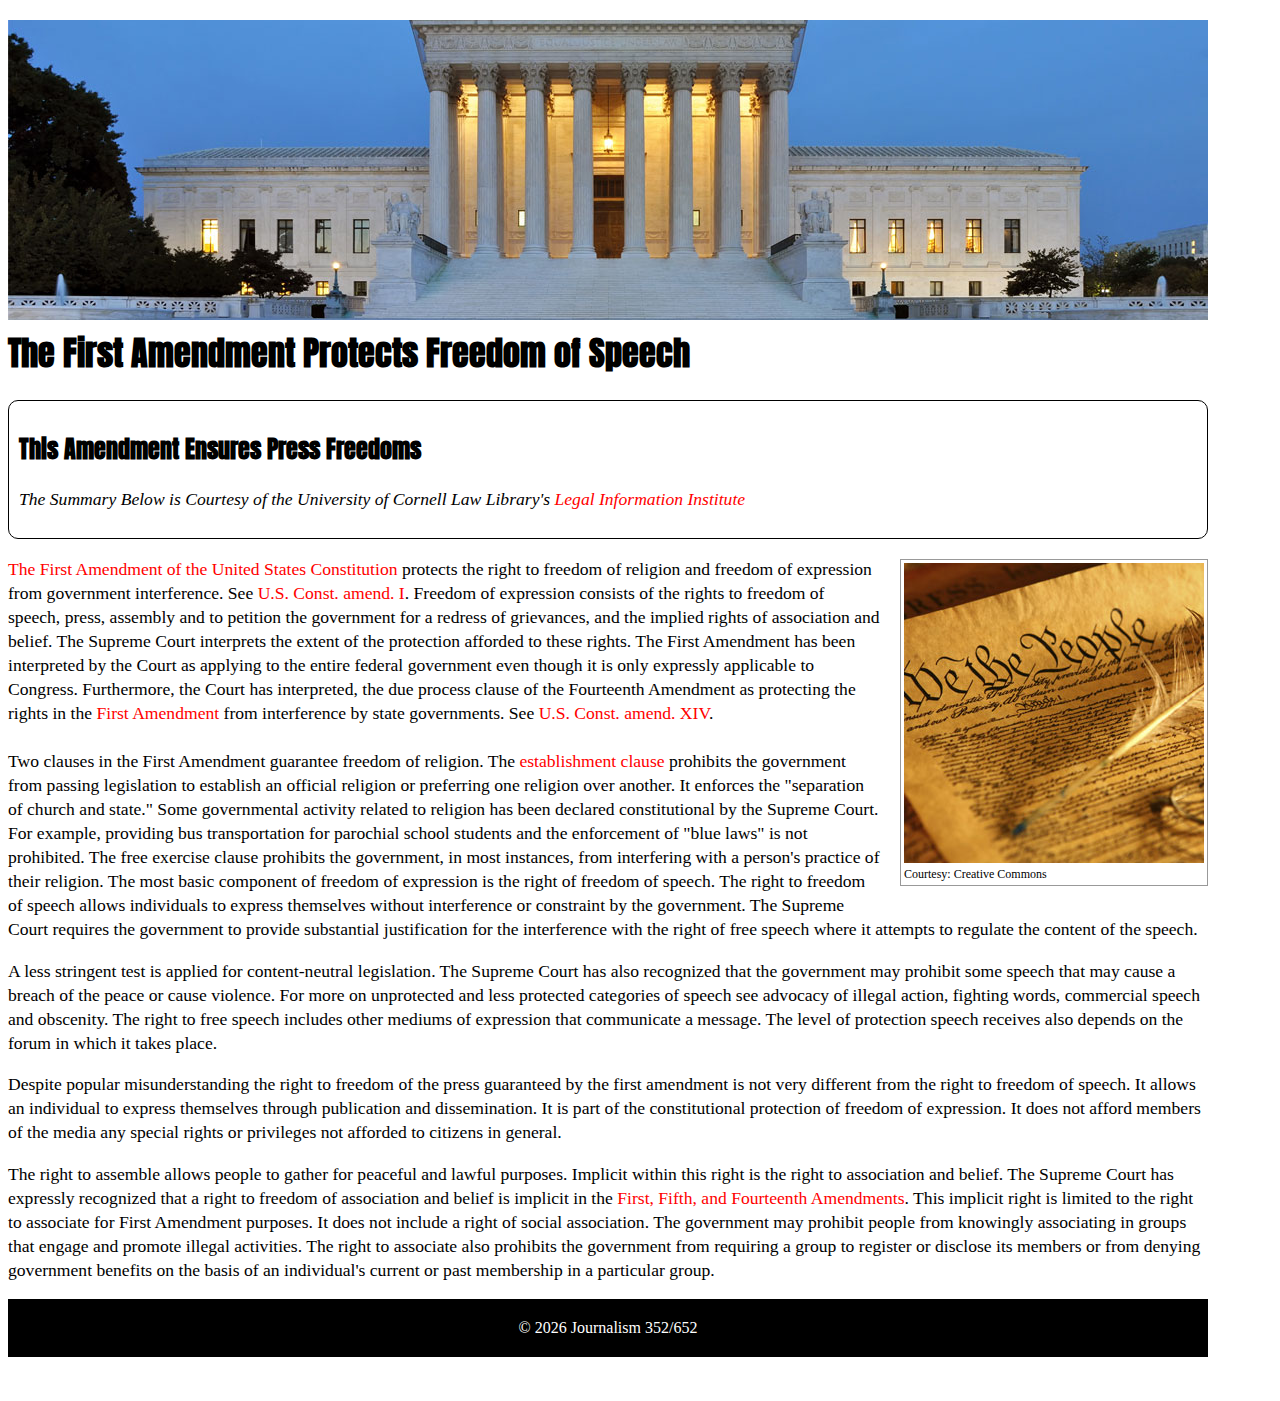
<file: Broken/index.html>
<!doctype html>
<html class="no-js" lang="en" dir="ltr">
<head>
<meta charset="utf-8">
<meta http-equiv="x-ua-compatible" content="ie=edge">
<meta name="viewport" content="width=device-width, initial-scale=1.0">
<title>The First Amendment Protects Freedom of Speech</title>
<link rel="stylesheet" href="css/style.css">
<link href="https://fonts.googleapis.com/css?family=Anton|Bitter" rel="stylesheet">


</head>
<body>

<div class="contentContainer">

<img src="images/supremeCourt.jpg" style="wide:100%; border:0; margin:0 0 -20px 0"><br>
<h1>The First Amendment Protects Freedom of Speech</h1>


<div class="citation">
<h2>This Amendment Ensures Press Freedoms</h2>
<p><em>The Summary Below is Courtesy of the University of Cornell Law Library's <a href="www.law.cornell.edu/constitution/first_amendment" target="_blank">Legal Information Institute</a></em> </p>
</div>


<div class="photoRight"><img src="images/wethepeople.jpg" alt="U.S. Constitution"><br>
Courtesy: Creative Commons</div>

<p><a href="http://www.law.cornell.edu/constitution/constitution.billofrights.html#amendmenti" target="_blank">The First Amendment of the United States Constitution</a> protects the right to freedom of religion and freedom of expression from government interference. See <a href="http://www.law.cornell.edu/constitution/constitution.billofrights.html#amendmenti" target="_blank"> U.S. Const. amend. I</a>. Freedom of expression consists of the rights to freedom of speech, press, assembly and to petition the government for a redress of grievances, and the implied rights of association and belief. The Supreme Court interprets the extent of the protection afforded to these rights. The First Amendment has been interpreted by the Court as applying to the entire federal government even though it is only expressly applicable to Congress. Furthermore, the Court has interpreted, the due process clause of the Fourteenth Amendment as protecting the rights in the <a href="http://www.law.cornell.edu/constitution/constitution.billofrights.html#amendmenti" target="_blank">First Amendment</a> from interference by state governments. See <a href="http://www.law.cornell.edu/constitution/constitution.billofrights.html#amendmentxiv" target="_blank"> U.S. Const. amend. XIV</a>.<br><br>

Two clauses in the First Amendment guarantee freedom of religion. The <a href="http://topics.law.cornell.edu/wex/establishment_clause" target="_blank">establishment clause</a> prohibits the government from passing legislation to establish an official religion or preferring one religion over another. It enforces the "separation of church and state." Some governmental activity related to religion has been declared constitutional by the Supreme Court. For example, providing bus transportation for parochial school students and the enforcement of "blue laws" is not prohibited. The free exercise clause prohibits the government, in most instances, from interfering with a person's practice of their religion.

The most basic component of freedom of expression is the right of freedom of speech. The right to freedom of speech allows individuals to express themselves without interference or constraint by the government. The Supreme Court requires the government to provide substantial justification for the interference with the right of free speech where it attempts to regulate the content of the speech.</p>

<p></p><p></p><p></p>

<p>A less stringent test is applied for content-neutral legislation. The Supreme Court has also recognized that the government may prohibit some speech that may cause a breach of the peace or cause violence. For more on unprotected and less protected categories of speech see advocacy of illegal action, fighting words, commercial speech and obscenity. The right to free speech includes other mediums of expression that communicate a message.  The level of protection speech receives also depends on the forum in which it takes place.</p>   

<p>Despite popular misunderstanding the right to freedom of the press guaranteed by the first amendment is not very different from the right to freedom of speech. It allows an individual to express themselves through publication and dissemination. It is part of the constitutional protection of freedom of expression. It does not afford members of the media any special rights or privileges not afforded to citizens in general.</p>

<p>The right to assemble allows people to gather for peaceful and lawful purposes. Implicit within this right is the right to association and belief. The Supreme Court has expressly recognized that a right to freedom of association and belief is implicit in the <a href="http://www.law.cornell.edu/constitution/constitution.table.html#amendments" target="_blank">First, Fifth, and Fourteenth Amendments</a>. This implicit right is limited to the right to associate for First Amendment purposes. It does not include a right of social association. The government may prohibit people from knowingly associating in groups that engage and promote illegal activities. The right to associate also prohibits the government from requiring a group to register or disclose its members or from denying government benefits on the basis of an individual's current or past membership in a particular group.</p>



<div class="footerStyle">&copy; 2026 Journalism 352/652<div>
</div>
</div>
<br><br>


</body>
</html>
</file>
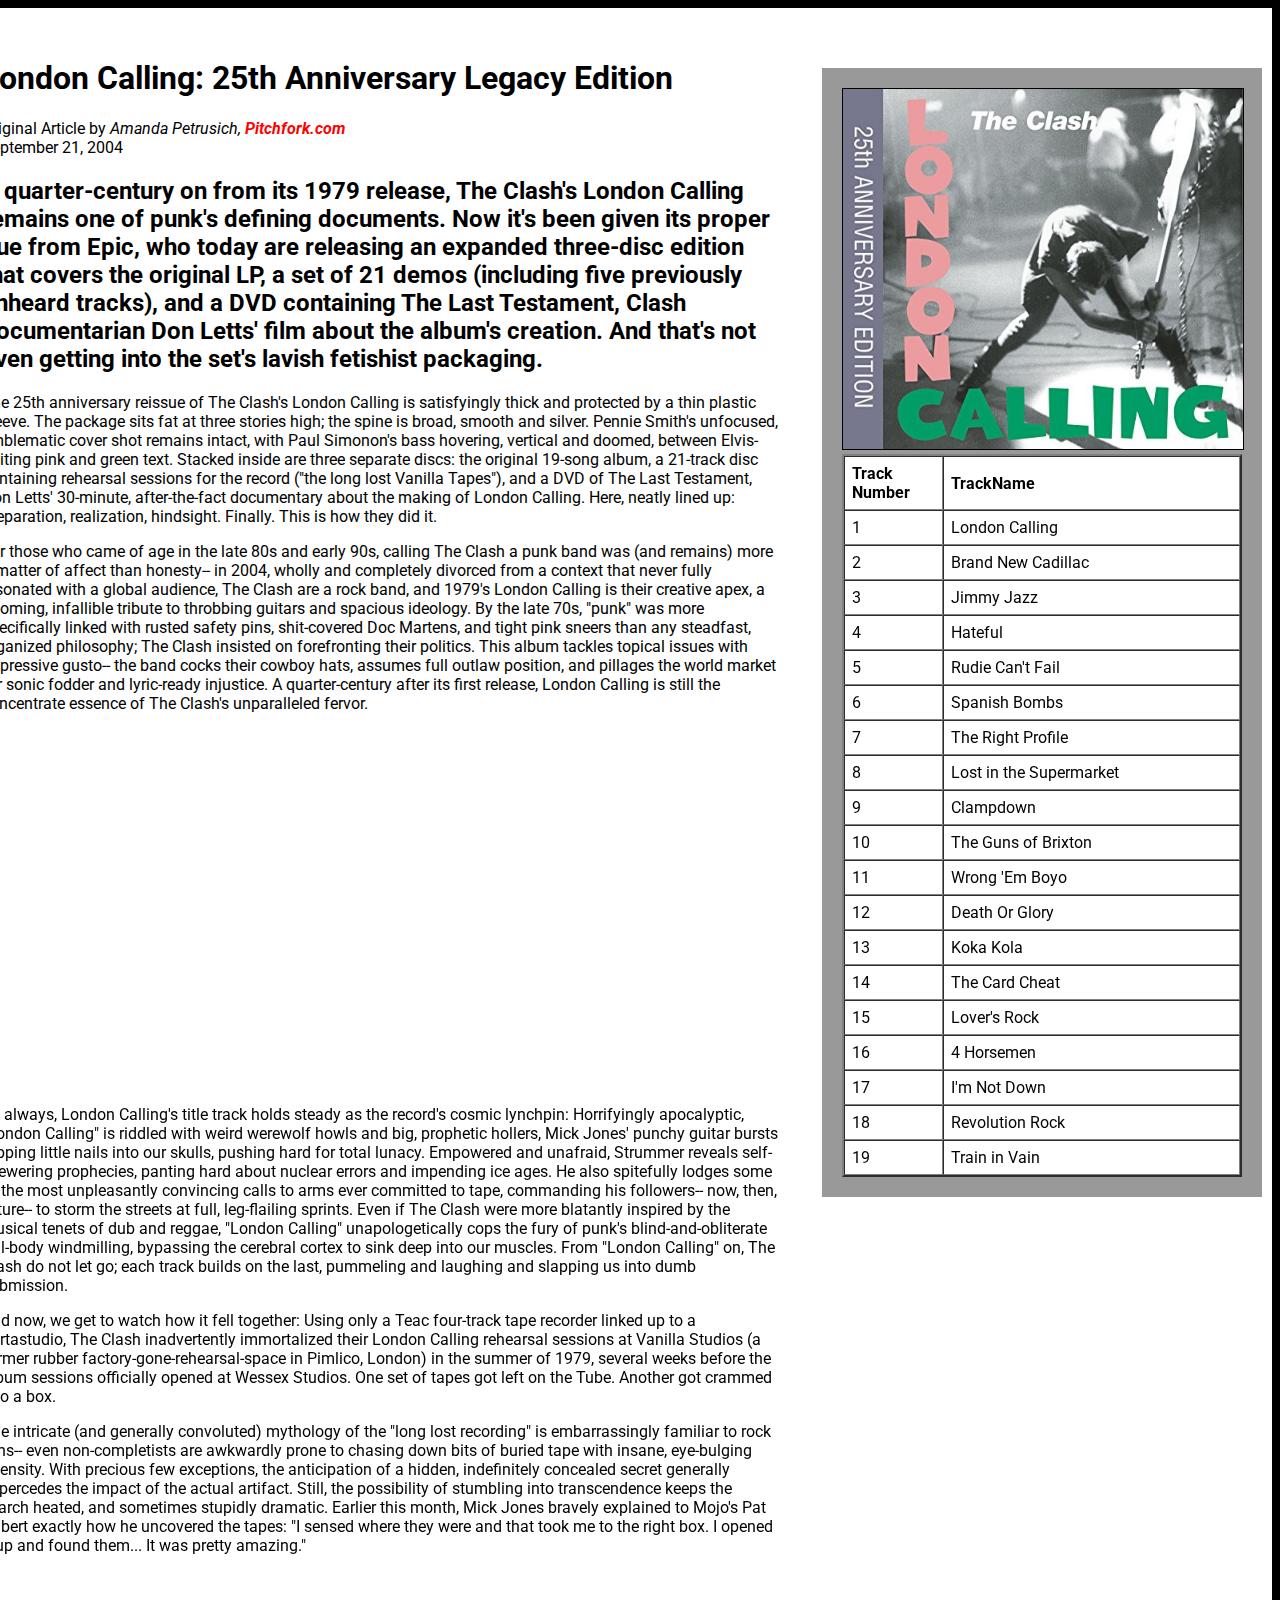
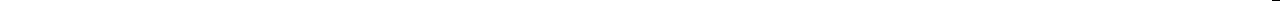
<file: Clash_REAL/index.html>
<!doctype html>
<html lang="en">

<head>
<meta charset="utf-8">
<title>London Calling: 25th Anniversary Legacy Edition</title>

<link rel="preconnect" href="https://fonts.googleapis.com"> 
<link rel="preconnect" href="https://fonts.gstatic.com" crossorigin> 
<link href="https://fonts.googleapis.com/css2?family=Roboto:wght@300;700&display=swap" rel="stylesheet">

<style type="text/css">

body {
  font-family: 'Roboto', sans-serif;
  background-color: #000000;
}
a {color: #ff0000;
text-decoration: none;
font-weight: bold;}
a:hover {color: 0071ce;}

</style>

</head>

<body>

<div style="width:1300px; padding: 10px; float:right; background-color:#ffffff;">
<div style="width:800px; padding:20px; float:left;">
<h1>London Calling: 25th Anniversary Legacy Edition</h1>
<p>Original Article by <em>Amanda Petrusich, <a href="http://www.pitchfork.com">Pitchfork.com</a></em><br>
September 21, 2004
</p>


<h2>A quarter-century on from its 1979 release, The Clash's London Calling remains one of punk's defining documents. Now it's been given its proper due from Epic, who today are releasing an expanded three-disc edition that covers the original LP, a set of 21 demos (including five previously unheard tracks), and a DVD containing The Last Testament, Clash documentarian Don Letts' film about the album's creation. And that's not even getting into the set's lavish fetishist packaging.</h2>

<p>The 25th anniversary reissue of The Clash's London Calling is satisfyingly thick and protected by a thin plastic sleeve. The package sits fat at three stories high; the spine is broad, smooth and silver. Pennie Smith's unfocused, emblematic cover shot remains intact, with Paul Simonon's bass hovering, vertical and doomed, between Elvis-baiting pink and green text. Stacked inside are three separate discs: the original 19-song album, a 21-track disc containing rehearsal sessions for the record ("the long lost Vanilla Tapes"), and a DVD of The Last Testament, Don Letts' 30-minute, after-the-fact documentary about the making of London Calling. Here, neatly lined up: preparation, realization, hindsight. Finally. This is how they did it.</p>


<p>For those who came of age in the late 80s and early 90s, calling The Clash a punk band was (and remains) more a matter of affect than honesty-- in 2004, wholly and completely divorced from a context that never fully resonated with a global audience, The Clash are a rock band, and 1979's London Calling is their creative apex, a booming, infallible tribute to throbbing guitars and spacious ideology. By the late 70s, "punk" was more specifically linked with rusted safety pins, shit-covered Doc Martens, and tight pink sneers than any steadfast, organized philosophy; The Clash insisted on forefronting their politics. This album tackles topical issues with impressive gusto-- the band cocks their cowboy hats, assumes full outlaw position, and pillages the world market for sonic fodder and lyric-ready injustice. A quarter-century after its first release, London Calling is still the concentrate essence of The Clash's unparalleled fervor.</p>

<br><br><br>

<div align=center style="margin: -50px 0px 50px 0px"><iframe width="560" height="315" src="https://www.youtube.com/embed/EfK-WX2pa8c" frameborder="0" allow="accelerometer; autoplay; encrypted-media; gyroscope; picture-in-picture" allowfullscreen></iframe></div>

<p>As always, London Calling's title track holds steady as the record's cosmic lynchpin: Horrifyingly apocalyptic, "London Calling" is riddled with weird werewolf howls and big, prophetic hollers, Mick Jones' punchy guitar bursts tapping little nails into our skulls, pushing hard for total lunacy. Empowered and unafraid, Strummer reveals self-skewering prophecies, panting hard about nuclear errors and impending ice ages. He also spitefully lodges some of the most unpleasantly convincing calls to arms ever committed to tape, commanding his followers-- now, then, future-- to storm the streets at full, leg-flailing sprints. Even if The Clash were more blatantly inspired by the musical tenets of dub and reggae, "London Calling" unapologetically cops the fury of punk's blind-and-obliterate full-body windmilling, bypassing the cerebral cortex to sink deep into our muscles. From "London Calling" on, The Clash do not let go; each track builds on the last, pummeling and laughing and slapping us into dumb submission.</p>

<p>And now, we get to watch how it fell together: Using only a Teac four-track tape recorder linked up to a portastudio, The Clash inadvertently immortalized their London Calling rehearsal sessions at Vanilla Studios (a former rubber factory-gone-rehearsal-space in Pimlico, London) in the summer of 1979, several weeks before the album sessions officially opened at Wessex Studios. One set of tapes got left on the Tube. Another got crammed into a box.</p>

<p>The intricate (and generally convoluted) mythology of the "long lost recording" is embarrassingly familiar to rock fans-- even non-completists are awkwardly prone to chasing down bits of buried tape with insane, eye-bulging intensity. With precious few exceptions, the anticipation of a hidden, indefinitely concealed secret generally supercedes the impact of the actual artifact. Still, the possibility of stumbling into transcendence keeps the search heated, and sometimes stupidly dramatic. Earlier this month, Mick Jones bravely explained to Mojo's Pat Gilbert exactly how he uncovered the tapes: "I sensed where they were and that took me to the right box. I opened it up and found them... It was pretty amazing."</p>

</div>

<div style="width:400px; padding:20px; float: right; background-color:#999; margin-top:50px;">

<img src="images/theClash.jpg" alt="The Clash: London Calling" title="The Clash: London Calling" style="border:solid 1px black; width:100%;">
</img>

<table width="100%" border="2" cellspacing="0" cellpadding="7" style="background-color:#ffffff;">
<tr>
<td width="25%">
<strong>Track Number</strong>
</td>
<td width="75%">
<strong>TrackName</strong>
</td>
</tr>
<tr>
<td>1</td>
<td>London Calling</td>
</tr>
<tr>
<td>2</td>
<td>Brand New Cadillac</td>
</tr>
<tr>
<td>3</td>
<td>Jimmy Jazz</td>
</tr>
<tr>
<td>4</td>
<td>Hateful</td>
</tr>
<tr>
<td>5</td>
<td>Rudie Can't Fail</td>
</tr>
<tr>
<td>6</td>
<td>Spanish Bombs</td>
</tr>
<tr>
<td>7</td>
<td>The Right Profile</td>
</tr>
<tr>
<td>8</td>
<td>Lost in the Supermarket</td>
</tr>
<tr>
<td>9</td>
<td>Clampdown</td>
</tr>
<tr>
<td>10</td>
<td>The Guns of Brixton</td>
</tr>
<tr>
<td>11</td>
<td>Wrong 'Em Boyo</td>
</tr>
<tr>
<td>12</td>
<td>Death Or Glory</td>
</tr>
<tr>
<td>13</td>
<td>Koka Kola</td>
</tr>
<tr>
<td>14</td>
<td>The Card Cheat</td>
</tr>
<tr>
<td>15</td>
<td>Lover's Rock</td>
</tr>
<tr>
<td>16</td>
<td>4 Horsemen</td>
</tr>
<tr>
<td>17</td>
<td>I'm Not Down</td>
</tr>
<tr>
<td>18</td>
<td>Revolution Rock</td>
</tr>
<tr>
<td>19</td>
<td>Train in Vain</td>
</tr>
</table>

</div>




</body>
</html>
</file>
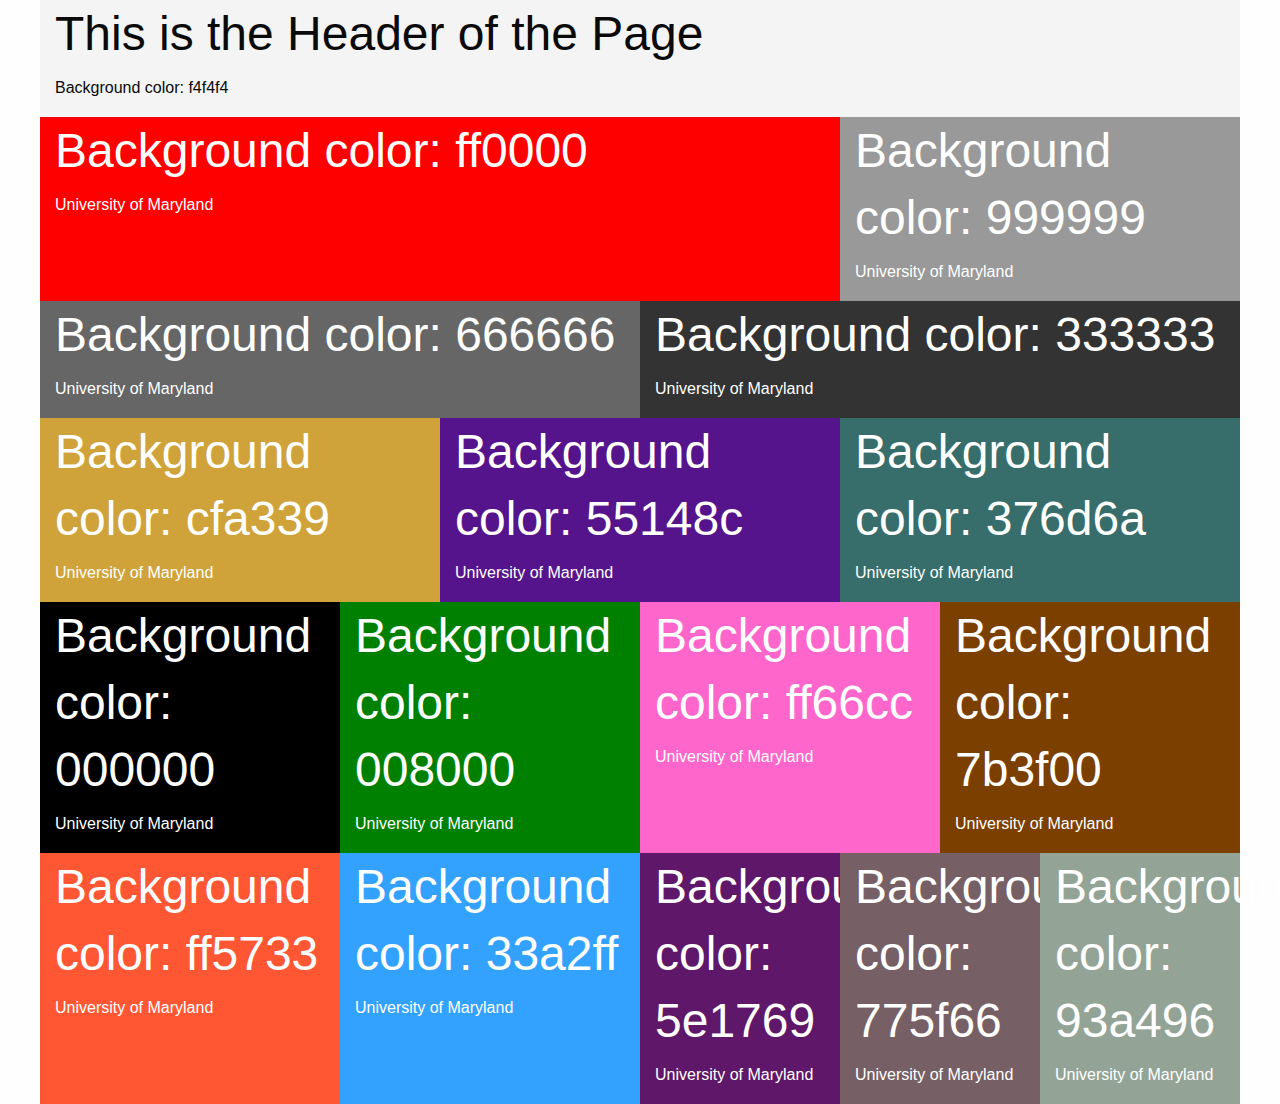
<file: FoundationStarter/index.html>
<!doctype html>
<html class="no-js" lang="en" dir="ltr">
<head>
<meta charset="utf-8">
<meta http-equiv="x-ua-compatible" content="ie=edge">
<meta name="viewport" content="width=device-width, initial-scale=1.0">
<title>Foundation for Sites</title>
<link rel="stylesheet" href="css/foundation.css">
<link rel="stylesheet" href="css/app.css">
</head>
<body>
<div class="grid-container">
<div class="grid-x grid-padding-x">
<div class="large-12 medium-12 small-12 cell header">
<h1>This is the Header of the Page</h1>
<p>Background color: f4f4f4</p>
</div>
<div class="large-8 medium-8 small-12 cell firstleft">
	<h1>Background color: ff0000</h1>
	<p>University of Maryland</p>
</div>
<div class="large-4 medium-4 small-12 cell firstright">
	<h1>Background color: 999999</h1>
	<p>University of Maryland</p>
</div>
<div class="large-6 medium-6 small-12 cell secondleft">
	<h1>Background color: 666666</h1>
	<p>University of Maryland</p>
</div>
<div class="large-6 medium-6 small-12 cell secondright">
	<h1>Background color: 333333</h1>
	<p>University of Maryland</p>
</div>
<div class="large-4 medium-4 small-12 cell thirdleft">
<h1>Background color: cfa339</h1>
<p>University of Maryland</p>
</div>
<div class="large-4 medium-4 small-12 cell thirdmiddle">
	<h1>Background color: 55148c</h1>
	<p>University of Maryland</p>
</div>
<div class="large-4 medium-4 small-12 cell thirdright">
	<h1>Background color: 376d6a</h1>
	<p>University of Maryland</p>
</div>
<div class="large-3 medium-3 small-12 cell fourthleft">
	<h1>Background color: 000000</h1>
	<p>University of Maryland</p>
</div>
<div class="large-3 medium-3 small-12 cell fourthmiddle1">
	<h1>Background color: 008000</h1>
	<p>University of Maryland</p>
</div>
<div class="large-3 medium-3 small-12 cell fourthmiddle2">
	<h1>Background color: ff66cc</h1>
	<p>University of Maryland</p>
</div>
<div class="large-3 medium-3 small-12 cell fourthright">
	<h1>Background color: 7b3f00</h1>
	<p>University of Maryland</p>
</div>
<div class="large-3 medium-3 small-12 cell fifthleft">
	<h1>Background color: ff5733</h1>
	<p>University of Maryland</p>
</div>
<div class="large-3 medium-3 small-12 cell fifthmiddle1">
	<h1>Background color: 33a2ff</h1>
	<p>University of Maryland</p>
</div>
<div class="large-2 medium-2 small-12 cell fifthmiddle2">
	<h1>Background color: 5e1769</h1>
	<p>University of Maryland</p>
</div>
<div class="large-2 medium-2 small-12 cell fifthmiddle3">
	<h1>Background color: 775f66</h1>
	<p>University of Maryland</p>
</div>
<div class="large-2 medium-2 small-12 cell fifthright">
	<h1>Background color: 93a496</h1>
	<p>University of Maryland</p>
</div>

</div>
</div>

<script src="js/vendor/jquery.js"></script>
<script src="js/vendor/what-input.js"></script>
<script src="js/vendor/foundation.js"></script>
<script src="js/app.js"></script>
</body>
</html>
</file>
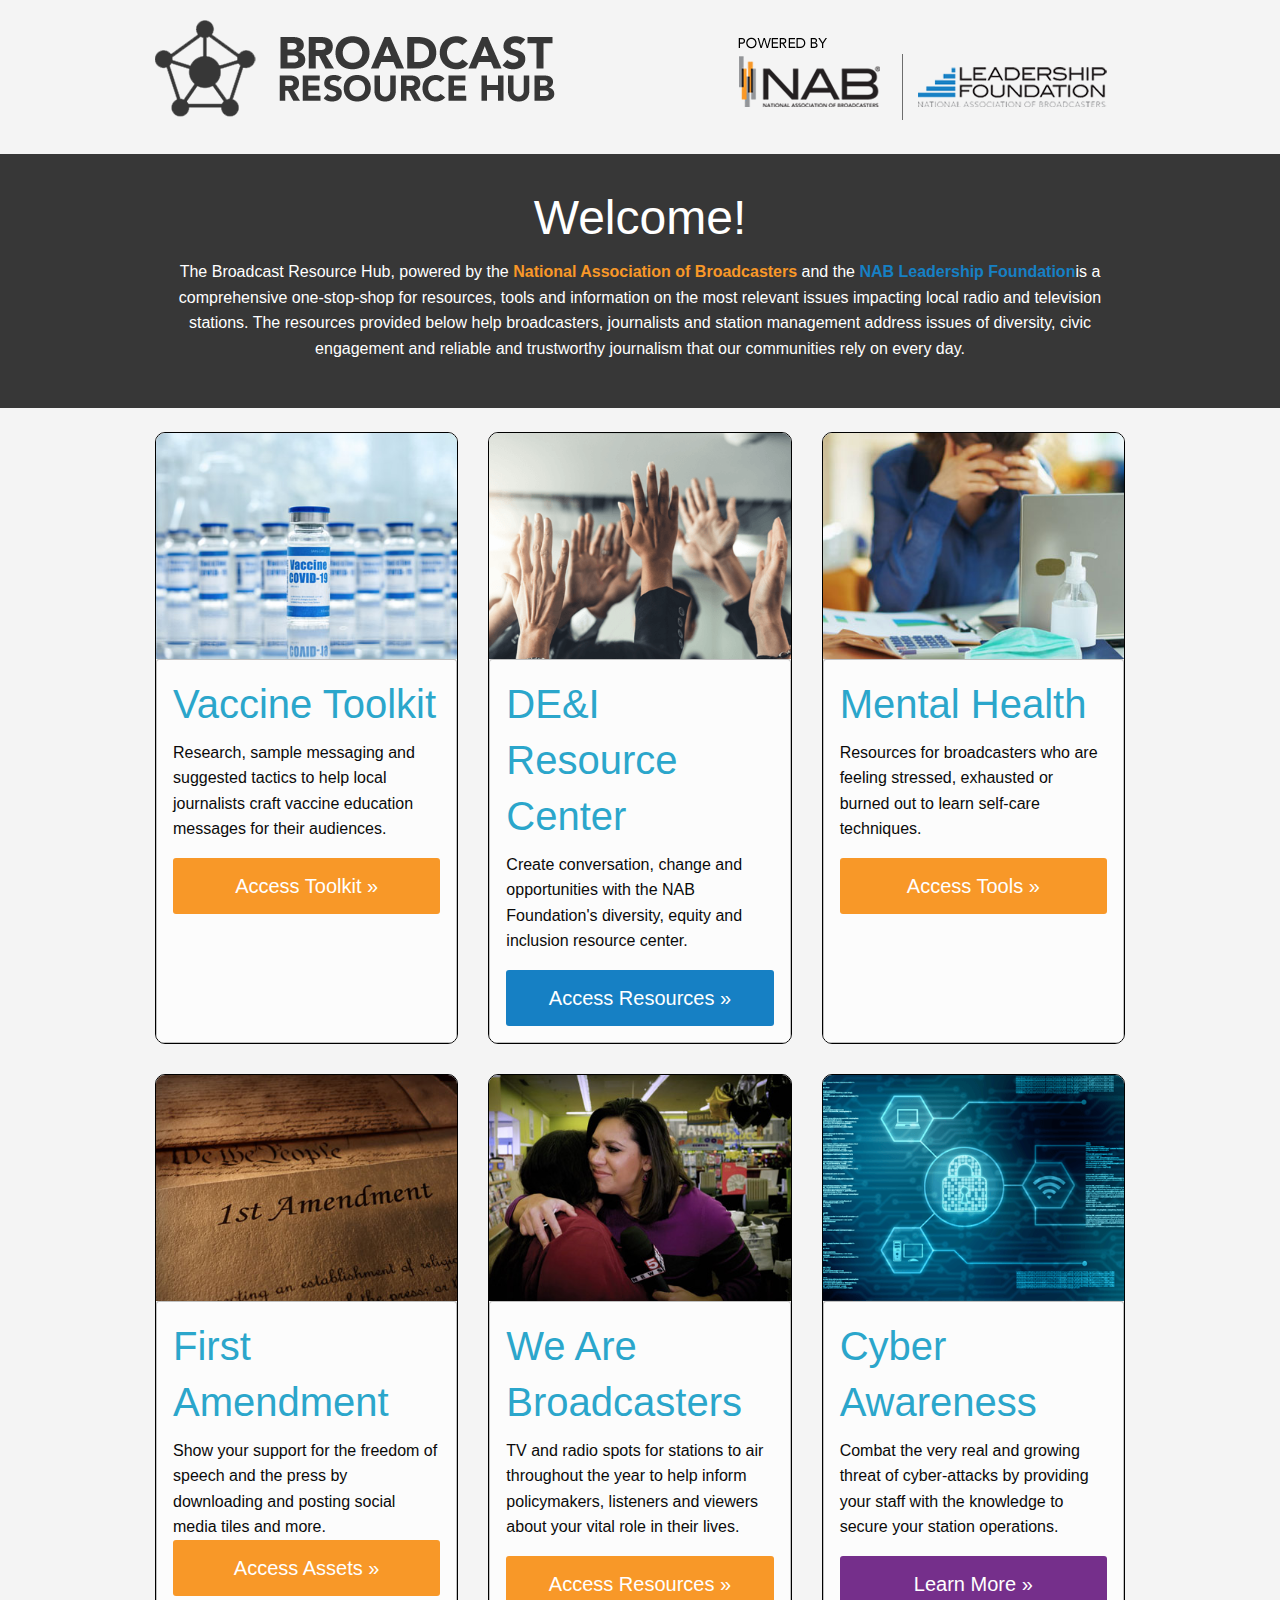
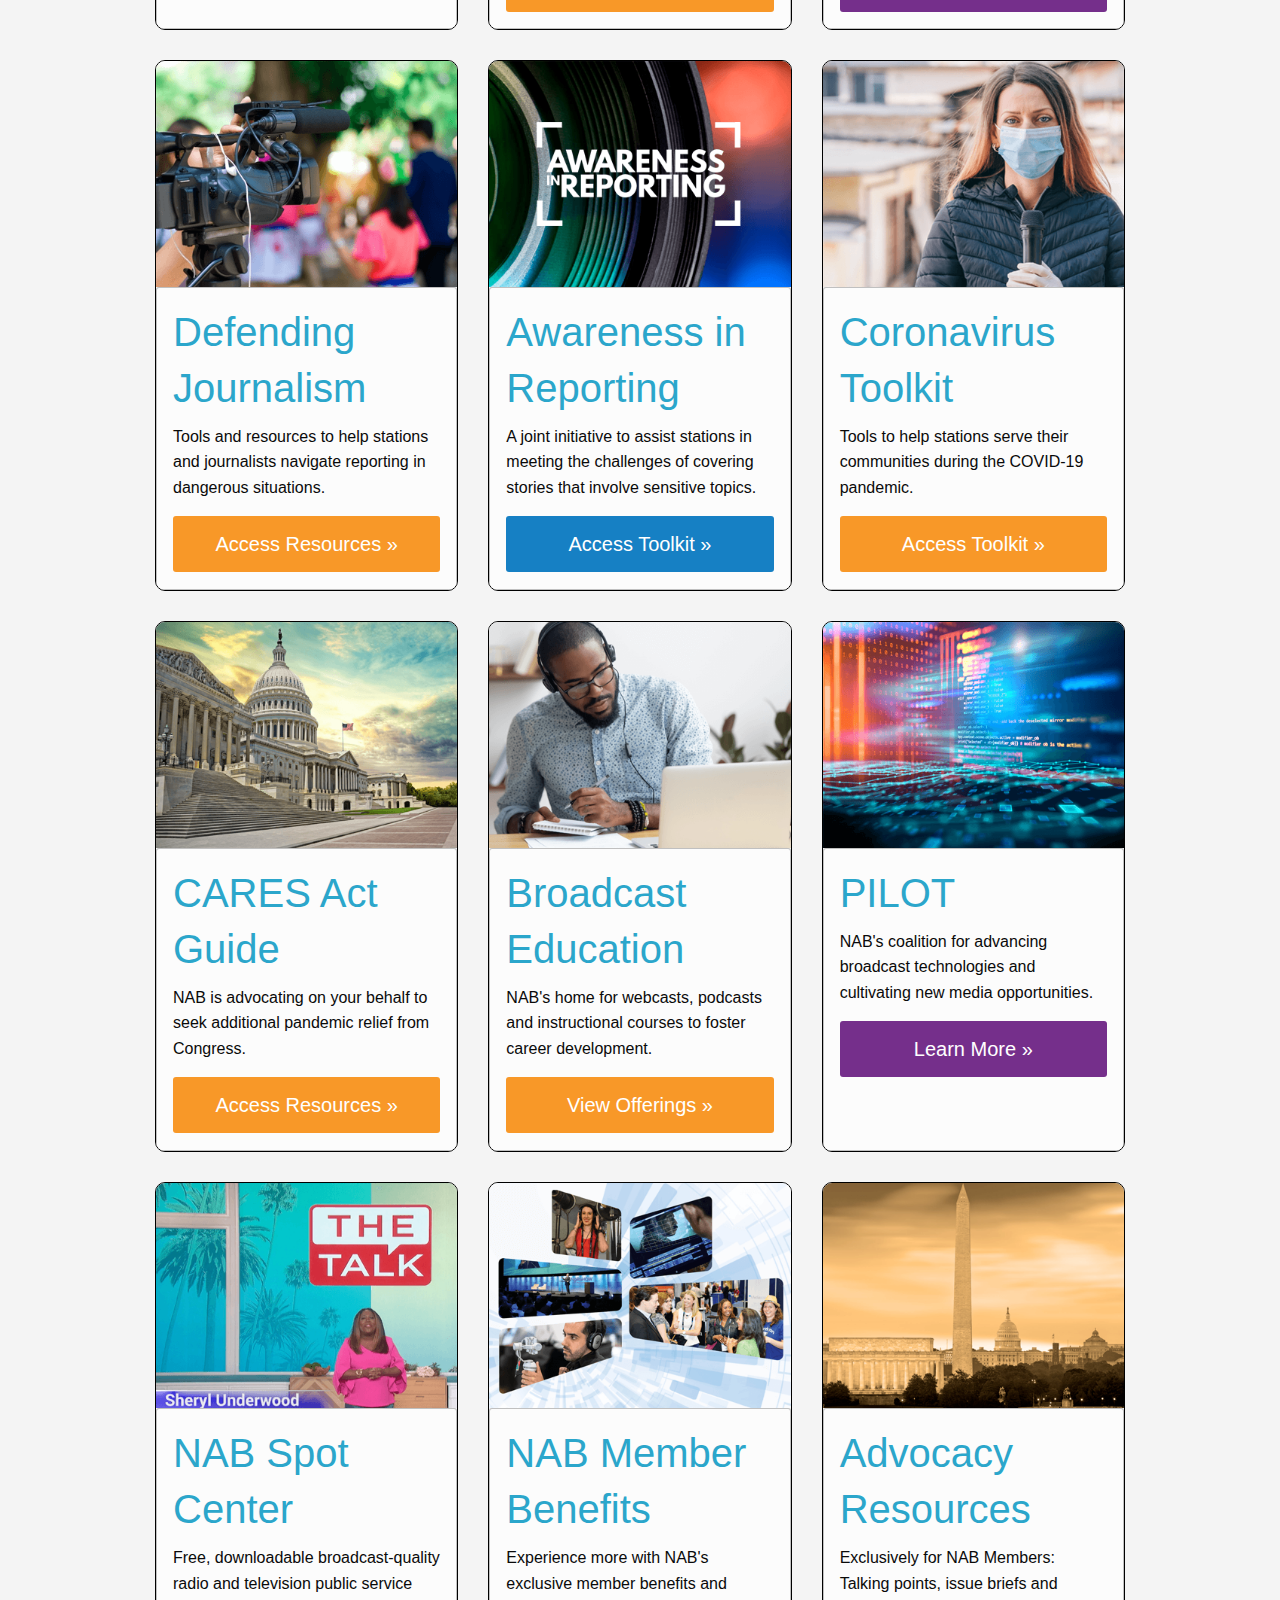
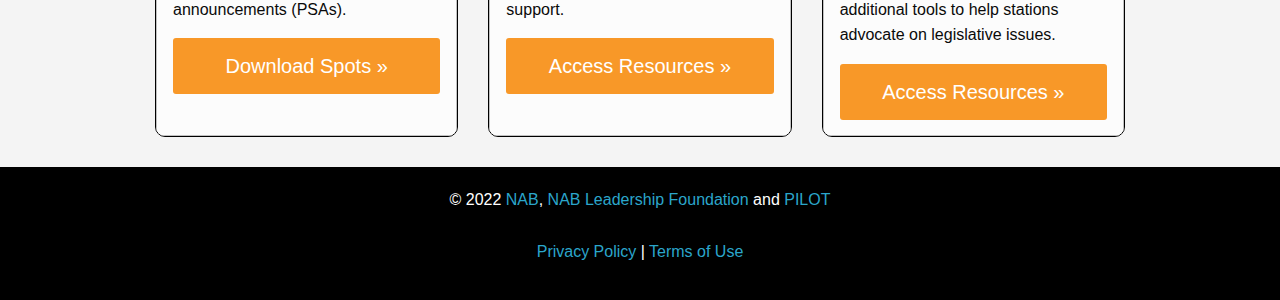
<file: Broken (1)/Broken/index.html>
<!doctype html>
<html class="no-js" lang="en" dir="ltr">
<head>
<meta charset="utf-8">
<meta http-equiv="x-ua-compatible" content="ie=edge">
<meta name="viewport" content="width=device-width, initial-scale=1.0">

<meta name="description" content="The Broadcast Resource Hub, powered by NAB and the NAB Leadership Foundation is a comprehensive one-stop-shop for resources, tools and information  on the most relevant issues impacting local radio and television stations. The resources provided below help broadcasters, journalists and station management address issues of diversity, civic engagement and reliable and trustworthy journalism that our communities rely on every day.">
<meta name="keywords" content="">
<meta name="author" content="NAB and NAB Leadership Foundation">

<!--TWITTER SUMMARY CARD-->
<meta name="twitter:card" content="summary_large_image">
<meta name="twitter:title" content="Broadcast Resource Hub">
 
<!--OPEN SOURCE CARD-->
<meta property="og:title" content="Broadcast Resource Hub">
<meta property="og:site_name" content="NAB and NAB Leadership Foundation">
<meta property="og:url" content="http://www.broadcastresourcehub.com">
<meta property="og:description" content="The Broadcast Resource Hub, powered by NAB and the NAB Leadership Foundation is a comprehensive one-stop-shop for resources, tools and information  on the most relevant issues impacting local radio and television stations. The resources provided below help broadcasters, journalists and station management address issues of diversity, civic engagement and reliable and trustworthy journalism that our communities rely on every day.">
<meta property="og:type" content="website">
<meta property="og:image" content="http://www.broadcastresourcehub.com/images/brh_og.png">


<title>Broadcast Resource Hub | Powered by NAB and NAB Foundation</title>
<link rel="stylesheet" href="css/app.css">
<link rel="stylesheet" href="css/foundation.css">


<!-- <link href="https://fonts.googleapis.com/css2?family=Nunito:wght@300;400&family=Roboto:wght@900&display=swap" rel="stylesheet">
-->

</head>
<body>

<!-- BRANDING BAR -->
<div class="grid-container-fluid brandingBar">
<div class="grid-container">




<div class="large-6 brandingBarLeft">
<img src="images/brhLogo.png" alt="Broadcast Resource Hub" title="Broadcast Resource Hub">
</div>

<div class="large-6 brandingBarRight">
<img src="images/poweredBy.png" alt="Powered by NAB and NAB Foundation" title="Powered by NAB and NAB Foundation">
</div>
</div>

<!-- INTRO COPY -->
<div class="grid-container-fluid introBox">
<div class="grid-container">
<div class="grid-x grid-padding-x">
<div class="large-12 cell introBox">
<h1>Welcome!</h1>
<p>The Broadcast Resource Hub, powered by the <a href="https://www.nab.org" target="_blank" class="intronab"><strong>National Association of Broadcasters</strong></a> and the <a href="https://www.nabfoundation.org" target="_blank" class="intronablf"><strong>NAB Leadership Foundation</strong></a>is a comprehensive one-stop-shop for resources, tools and information  on the most relevant issues impacting local radio and television stations. The resources provided below help broadcasters, journalists and station management address issues of diversity, civic engagement and reliable and trustworthy journalism that our communities rely on every day.</p>
</div>
</div>
</div>
</div>
<br>

<!-- CARD CONTAINER -->
<div class="grid-container">
<div class="grid-x grid-padding-x grid-margin-y" data-equalizer data-equalize-by-row="true" data-equalize-on="medium" id="test-eq">

<!-- INDIVIDUAL CARDS -->

<div class="large-4 medium-6 small-12 cell">
<div class="basic-card">
<div class="basic-card-image grow">
<a href="https://www.nab.org/vaccine/" target="_blank"><img src="images/vaccine.jpg"></a></div>
<div class="basic-card-content content callout secondary" data-equalizer-watch>
<h2><a href="https://www.nab.org/vaccine" target="_blank">Vaccine Toolkit</a></h2>
<p>Research, sample messaging and suggested tactics to help local journalists craft vaccine education messages for their audiences.</p>

<a href="https://www.nab.org/vaccine" target="_blank" class="button nab expanded large">Access Toolkit &#187;</a>
</div>
</div>
</div>


<div class="large-4 medium-6 small-12 cell">
<div class="basic-card">
<div class="basic-card-image grow">
<a href="https://www.nabfoundation.org/diversity" target="_blank"><img src="images/diversity.png"></a></div>
<div class="basic-card-content content callout secondary" data-equalizer-watch>
<h2><a href="https://www.nabfoundation.org/diversity" target="_blank">DE&amp;I Resource Center</a></h2>
<p>Create conversation, change and opportunities with the NAB Foundation's diversity, equity and inclusion resource center.</p>

<a href="https://www.nabfoundation.org/diversity" target="_blank" class="button nablf expanded large">Access Resources &#187;</a>

</div>
</div>
</div>

<div class="large-4 medium-6 small-12 cell">
<div class="basic-card">
<div class="basic-card-image grow">
<a href="https://www.nab.org/journalistsmentalHealth/" target="_blank"><img src="images/mentalHealth.jpg"></a></div>
<div class="basic-card-content content callout secondary" data-equalizer-watch>
<h2><a href="https://www.nab.org/journalistsmentalHealth/" target="_blank">Mental Health</a></h2>
<p>Resources for broadcasters who are feeling stressed, exhausted or burned out to learn self-care techniques.</p>

<a href="https://www.nab.org/journalistsmentalHealth/" target="_blank" class="button nab expanded large">Access Tools &#187;</a>
</div>
</div>
</div>



<div class="large-4 medium-6 small-12 cell">
<div class="basic-card">
<div class="basic-card-image grow">
<a href="https://www.wearebroadcasters.com/firstAmendment/" target="_blank"><img src="images/firstAmendment.jpg"></a></div>
<div class="basic-card-content content callout secondary" data-equalizer-watch>
<h2><a href="https://www.wearebroadcasters.com/firstAmendment/" target="_blank">First Amendment</a></h2>
<p>Show your support for the freedom of speech and the press by downloading and posting social media tiles and more.

<a href="https://www.wearebroadcasters.com/firstAmendment/" target="_blank" class="button nab expanded large">Access Assets &#187;</a>
</div>
</div>
</div>


<div class="large-4 medium-6 small-12 cell">
<div class="basic-card">
<div class="basic-card-image grow">
<a href="https://www.wearebroadcasters.com/resources/default.asp" target="_blank"><img src="images/wabSpots.jpg"></a></div>
<div class="basic-card-content content callout secondary" data-equalizer-watch>
<h2><a href="https://www.wearebroadcasters.com/resources/default.asp" target="_blank">We Are Broadcasters</a></h2>
<p>TV and radio spots for stations to air throughout the year to help inform policymakers, listeners and viewers about your vital role in their lives.</p>

<a href="https://www.wearebroadcasters.com/resources" target="_blank" class="button nab expanded large">Access Resources &#187;</a>

</div>
</div>
</div>

<div class="large-4 medium-6 small-12 cell">
<div class="basic-card">
<div class="basic-card-image grow">
<a href="https://nab.org/cybersecurity"><img src="images/cyber.png"></a></div>
<div class="basic-card-content content callout secondary" data-equalizer-watch>
<h2><a href="https://nab.org/cybersecurity">Cyber Awareness</a></h2>
<p>Combat the very real and growing threat of cyber-attacks by providing your staff with the knowledge to secure your station operations.</p>

<a href="https://nab.org/cybersecurity" class="button pilot expanded large">Learn More &#187;</a>

</div>
</div>
</div>

<div class="large-4 medium-6 small-12 cell">
<div class="basic-card">
<div class="basic-card-image grow">
<a href="https://www.nab.org/journalism" target="_blank"><img src="images/defendingJournalism.png"></a></div>
<div class="basic-card-content content callout secondary" data-equalizer-watch>
<h2><a href="https://www.nab.org/journalism" target="_blank">Defending Journalism</a></h2>
<p>Tools and resources to help stations and journalists navigate reporting in dangerous situations.</p>

<a href="https://www.nab.org/journalism" target="_blank" class="button nab expanded large">Access Resources &#187;</a>

</div>
</div>
</div>


<div class="large-4 medium-6 small-12 cell">
<div class="basic-card">
<div class="basic-card-image grow">
<a href="http://www.awarenessinreporting.org/" target="_blank"><img src="images/air.png"></a></div>
<div class="basic-card-content content callout secondary" data-equalizer-watch>
<h2><a href="http://www.awarenessinreporting.org/" target="_blank">Awareness in Reporting</a></h2>
<p>A joint initiative to assist stations in meeting the challenges of covering stories that involve sensitive topics.</p>

<a href="http://www.awarenessinreporting.org" target="_blank" class="button nablf expanded large">Access Toolkit &#187;</a>

</div>
</div>
</div>

<div class="large-4 medium-6 small-12 cell">
<div class="basic-card">
<div class="basic-card-image grow">
<a href="https://www.nab.org/coronavirus" target="_blank"><img src="images/coronavirus.png"></a></div>
<div class="basic-card-content content callout secondary" data-equalizer-watch>
<h2><a href="https://www.nab.org/coronavirus" target="_blank">Coronavirus Toolkit</a></h2>
<p>Tools to help stations serve their communities during the COVID-19 pandemic.</p>

<a href="https://www.nab.org/coronavirus" target="_blank" class="button nab expanded large">Access Toolkit &#187;</a>

</div>
</div>
</div>


<div class="large-4 medium-6 small-12 cell">
<div class="basic-card">
<div class="basic-card-image grow">
<a href="https://www.nab.org/stimulus" target="_blank"><img src="images/caresAct.png"></a></div>
<div class="basic-card-content content callout secondary" data-equalizer-watch>
<h2><a href="https://www.nab.org/stimulus" target="_blank">CARES Act Guide</a></h2>
<p>NAB is advocating on your behalf to seek additional pandemic relief from Congress.</p>

<a href="https://www.nab.org/stimulus" target="_blank" class="button nab expanded large">Access Resources &#187;</a>

</div>
</div>
</div>


<div class="large-4 medium-6 small-12 cell">
<div class="basic-card">
<div class="basic-card-image grow">
<a href="https://education.nab.org" target="_blank"><img src="images/broadcastEducation.png"></a></div>
<div class="basic-card-content content callout secondary" data-equalizer-watch>
<h2><a href="https://education.nab.org" target="_blank">Broadcast Education</a></h2>
<p>NAB's home for webcasts, podcasts and instructional courses to foster career development.</p>
<a href="https://education.nab.org" target="_blank" class="button nab expanded large">View Offerings &#187;</a>

</div>
</div>
</div>


<div class="large-4 medium-6 small-12 cell">
<div class="basic-card">
<div class="basic-card-image grow">
<a href="https://nabpilot.org/" target="_blank"><img src="images/pilot.png"></a></div>
<div class="basic-card-content content callout secondary" data-equalizer-watch>
<h2><a href="https://nabpilot.org/" target="_blank">PILOT</a></h2>
<p>NAB's coalition for advancing broadcast technologies and cultivating new media opportunities.</p>

<a href="https://nabpilot.org/" target="_blank" class="button pilot expanded large">Learn More &#187;</a>

</div>
</div>
</div>

<div class="large-4 medium-6 small-12 cell">
<div class="basic-card">
<div class="basic-card-image grow">
<a href="https://psa.nab.org/" target="_blank"><img src="images/spotCenter.png"></a></div>
<div class="basic-card-content content callout secondary" data-equalizer-watch>
<h2><a href="https://psa.nab.org/" target="_blank">NAB Spot Center</a></h2>
<p>Free, downloadable broadcast-quality radio and television public service announcements (PSAs).</p>

<a href="https://psa.nab.org/" target="_blank" class="button nab expanded large">Download Spots &#187;</a>

</div>
</div>
</div>

<div class="large-4 medium-6 small-12 cell">
<div class="basic-card">
<div class="basic-card-image grow">
<a href="https://www.nab.org/memberTools/default.asp" target="_blank"><img src="images/memberResources.png"></a></div>
<div class="basic-card-content content callout secondary" data-equalizer-watch>
<h2><a href="https://www.nab.org/memberTools/default.asp" target="_blank">NAB Member Benefits</a></h2>
<p>Experience more with NAB's exclusive member benefits and support.</p>

<a href="https://www.nab.org/memberTools/default.asp" target="_blank" class="button nab expanded large">Access Resources &#187;</a>

</div>
</div>
</div>


<div class="large-4 medium-6 small-12 cell">
<div class="basic-card">
<div class="basic-card-image grow">
<a href="https://www.nab.org/advocacy/resources.asp" target="_blank"><img src="images/advocacyResources.png"></a></div>
<div class="basic-card-content content callout secondary" data-equalizer-watch>
<h2><a href="https://members.nab.org/nabmembers/advocacy-resources/" target="_blank">Advocacy Resources</a></h2>
<p>Exclusively for NAB Members: Talking points, issue briefs and additional tools to help stations advocate on legislative issues.</p>

<a href="https://www.nab.org/memberTools/default.asp" target="_blank" class="button nab expanded large">Access Resources &#187;</a>

</div>
</div>
</div>



</div>
</div>



<div class="grid-container- fluid footerBar">
<div class="grid-container">
<div class="grid-x grid-padding-x">
<div class="large-12 cell">
<p>&copy; 2022 <a href="https://www.nab.org" target="_blank">NAB</a>, <a href="https://www.nabfoundation.org" target="_blank">NAB Leadership Foundation</a> and <a href="https://www.nabpilot.org" target="_blank">PILOT</a><br><br><a href="https://www.nab.org/about/privacy.asp" target="_blank">Privacy Policy</a> | <a href="https://www.nab.org/about/termsOfUse.asp" target="_blank">Terms of Use</a></p>
</div>
</div>
</div>
</div>



<script src="js/vendor/jquery.js"></script>
<script src="js/vendor/what-input.js"></script>
<script src="js/vendor/foundation.js"></script>
<script src="js/app.js"></script>
</body>
</html>
</file>
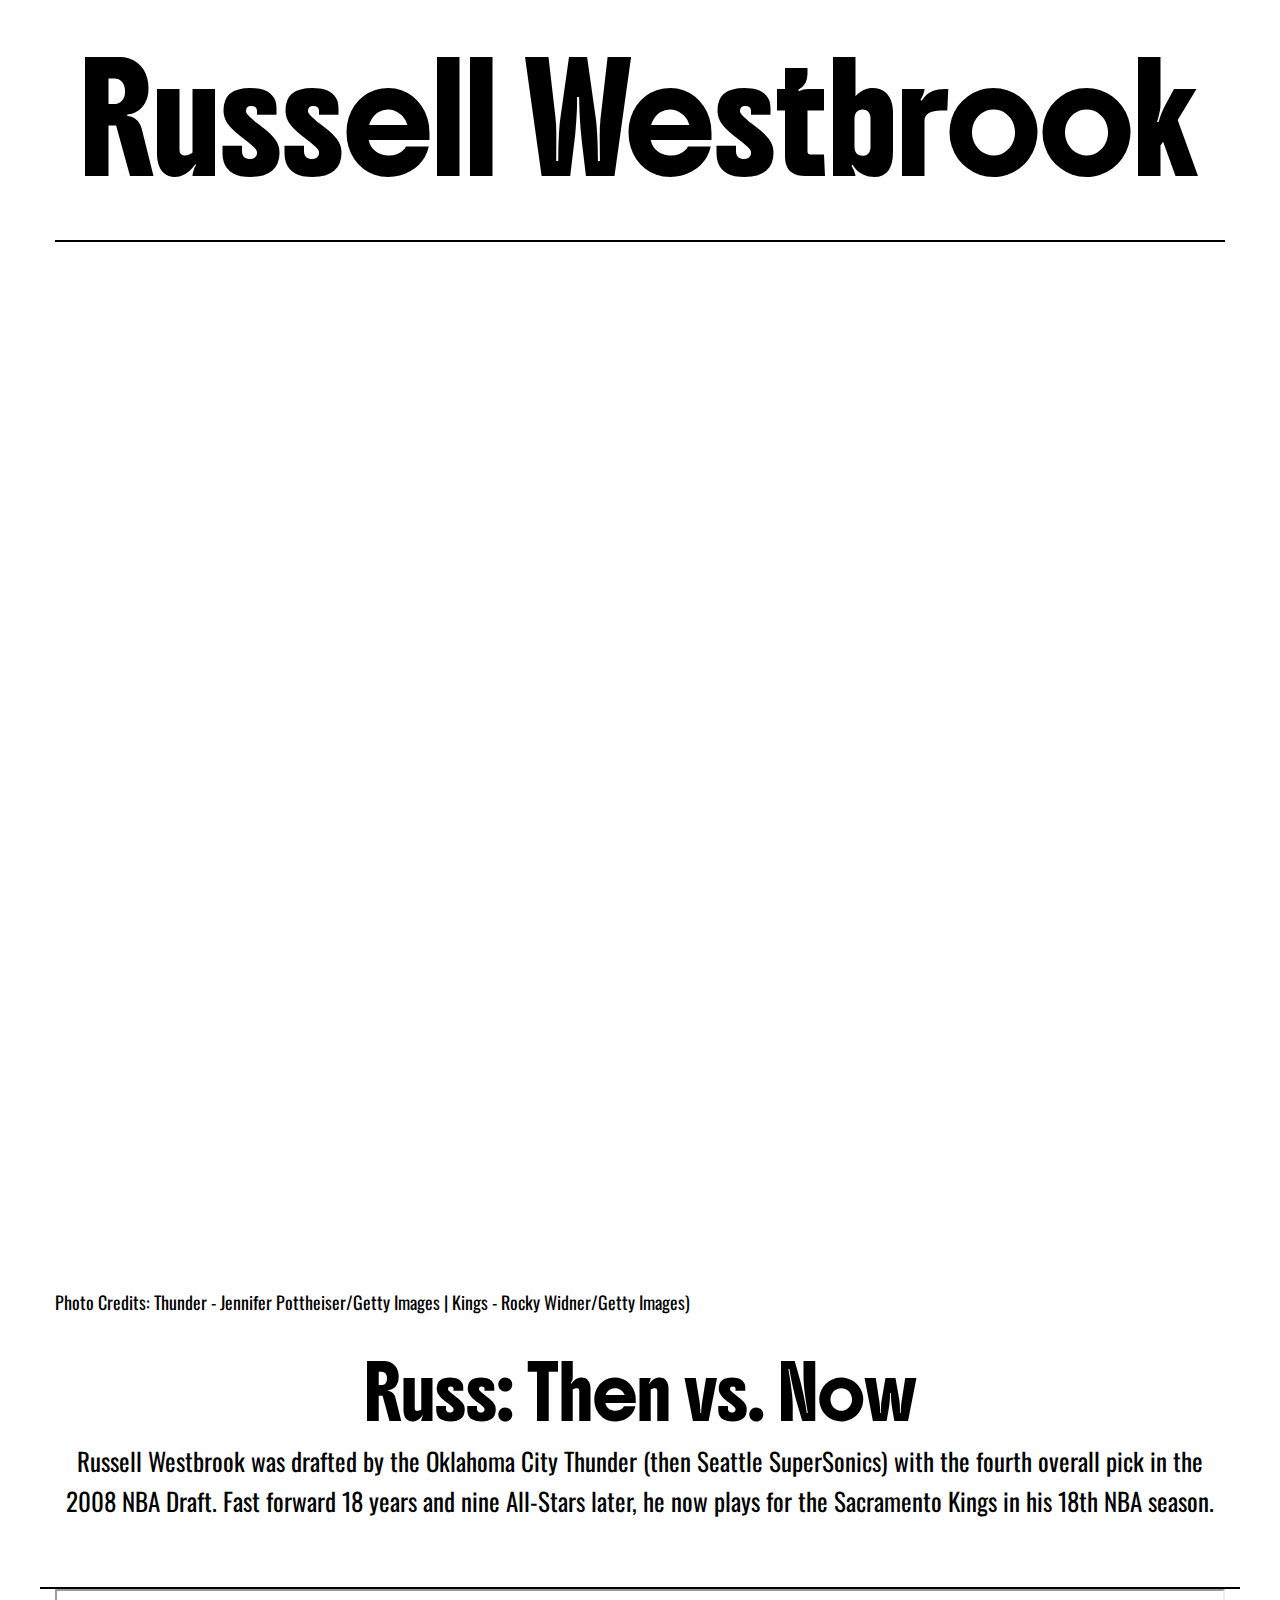
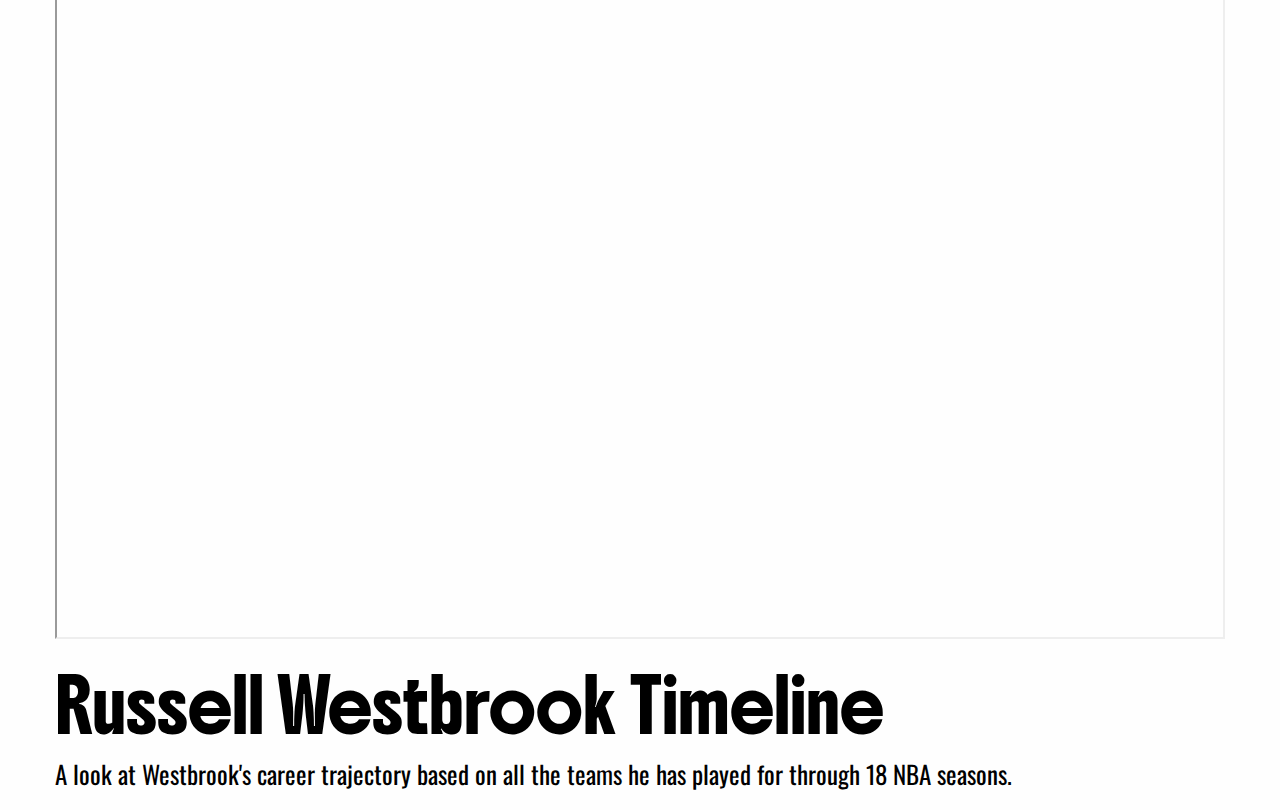
<file: JuxtaPoseAssignment/FoundationStarter/index.html>
<!doctype html>
<html class="no-js" lang="en" dir="ltr">
<head>
<meta charset="utf-8">
<meta http-equiv="x-ua-compatible" content="ie=edge">
<meta name="viewport" content="width=device-width, initial-scale=1.0">
<title>Juxtapose Assignment</title>
<link rel="stylesheet" href="css/foundation.css">
<link rel="stylesheet" href="css/app.css">

<link rel="preconnect" href="https://fonts.googleapis.com">
<link rel="preconnect" href="https://fonts.gstatic.com" crossorigin>
<link rel="preconnect" href="https://fonts.googleapis.com">
<link rel="preconnect" href="https://fonts.gstatic.com" crossorigin>
<link href="https://fonts.googleapis.com/css2?family=Boldonse&display=swap" rel="stylesheet">
<link rel="preconnect" href="https://fonts.googleapis.com">
<link rel="preconnect" href="https://fonts.gstatic.com" crossorigin>
<link rel="preconnect" href="https://fonts.googleapis.com">
<link rel="preconnect" href="https://fonts.gstatic.com" crossorigin>
<link href="https://fonts.googleapis.com/css2?family=Boldonse&family=Oswald:wght@200..700&display=swap" rel="stylesheet">

</head>
<body>
<div class="grid-container">
<div class="grid-x grid-padding-x">
<div class="large-12 medium-12 small-12 cell header">

<h1 class="header" align="center">Russell Westbrook</h1>
	<iframe frameborder="0" class="juxtapose" width="100%" height="1024.01831501831" src="https://cdn.knightlab.com/libs/juxtapose/latest/embed/index.html?uid=e5ceb098-3444-11f1-ba1b-0e6f42328d7d"></iframe>

<p class="photocaption">Photo Credits: Thunder - Jennifer Pottheiser/Getty Images | Kings - Rocky Widner/Getty Images)</p>

<h3 class="sidebysidehead" align="center">Russ: Then vs. Now</h3>

<p class="sidebysidedescription" align="center">Russell Westbrook was drafted by the Oklahoma City Thunder (then Seattle SuperSonics) with the fourth overall pick in the 2008 NBA Draft. Fast forward 18 years and nine All-Stars later, he now plays for the Sacramento Kings in his 18th NBA season.</p>

</div>

<div class="large-12 medium-12 small-12 cell">

<iframe src='https://cdn.knightlab.com/libs/timeline3/latest/embed/index.html?source=v2%3A2PACX-1vTOqH5ZfEWyAPMdsnRQxCz4_cCnc0tGDyz5DIxXc8jXg0OuMlwgP6iYXtJLIJ4x0YECs4lAs41of-Qy&font=Default&lang=en&initial_zoom=2&width=100%25&height=650' width='100%' height='650'></iframe>
<h3 class="sidebysidehead">Russell Westbrook Timeline</h3>
<p class="sidebysidedescription">A look at Westbrook's career trajectory based on all the teams he has played for through 18 NBA seasons.</p>

</div>
</div>
</div>

<script src="js/vendor/jquery.js"></script>
<script src="js/vendor/what-input.js"></script>
<script src="js/vendor/foundation.js"></script>
<script src="js/app.js"></script>
</body>
</html>
</file>
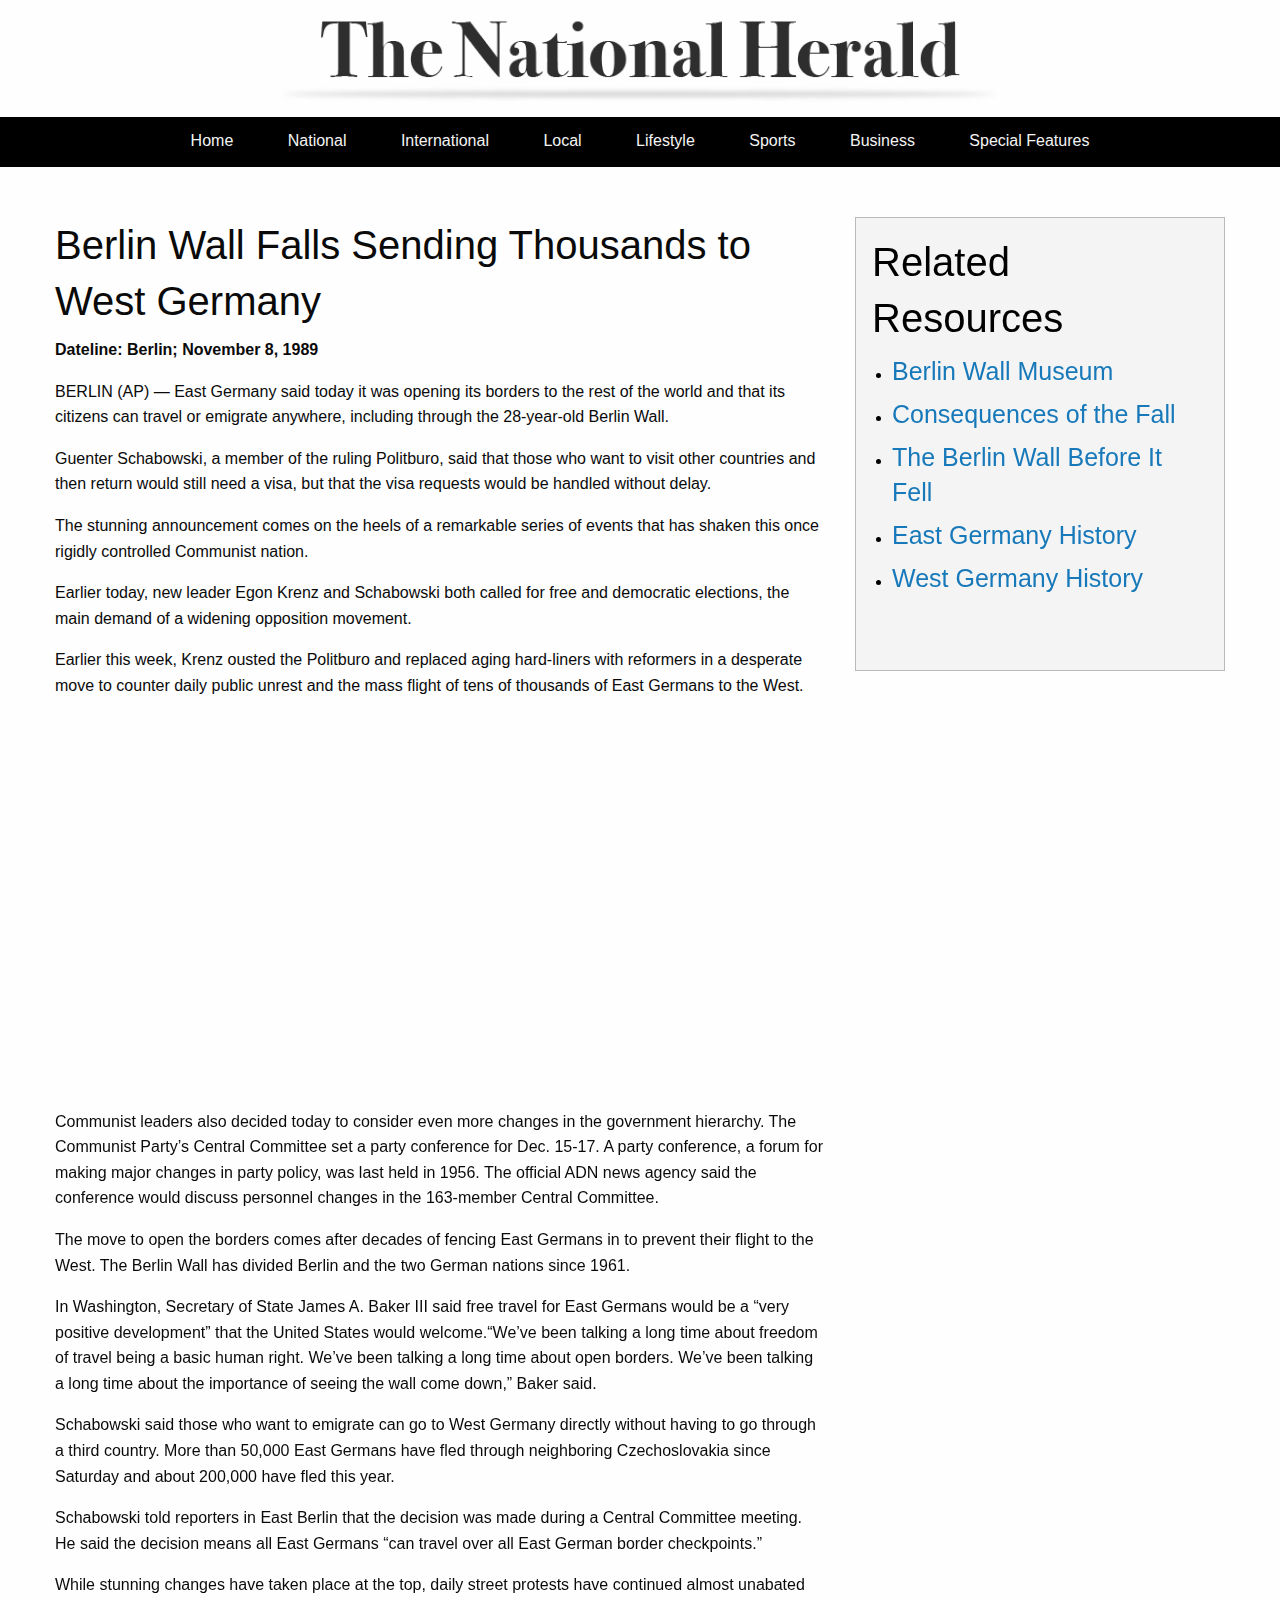
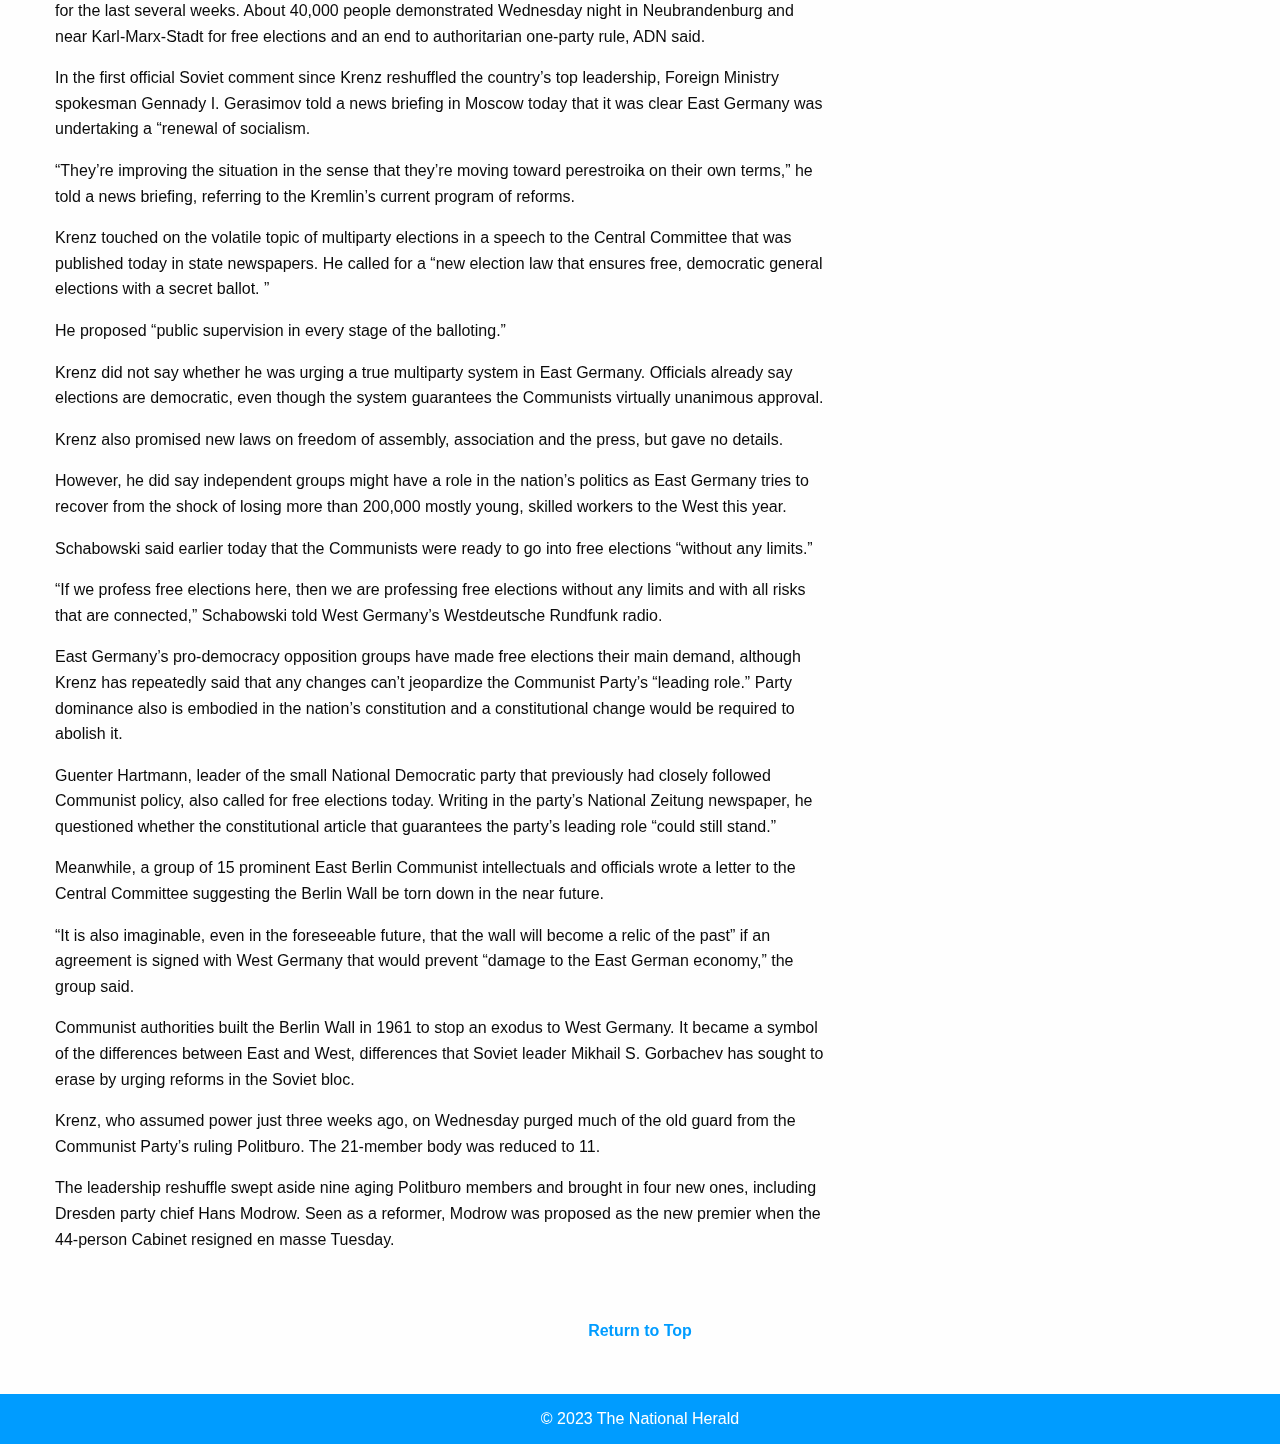
<file: Berlin/Berlin/HTMLTemplate/index.html>
<!doctype html>
<html class="no-js" lang="en" dir="ltr">
<head>
<meta charset="utf-8">
<meta http-equiv="x-ua-compatible" content="ie=edge">
<meta name="viewport" content="width=device-width, initial-scale=1.0">
<title>Headline Headline Headline | The National Herald</title>
<link rel="stylesheet" href="css/foundation.css">
<link rel="stylesheet" href="css/app.css">


<!-- FILL OUT META TAGS! -->
<meta name="description" content="East Germany said today it was opening its borders to the rest of the world and that its citizens can travel or emigrate anywhere, including through the 28-year-old Berlin Wall.">
<meta name="author" content="The National Herald">

<!--TWITTER SUMMARY CARD-->
<meta name="twitter:card" content="summary_large_image">
<meta name="twitter:title" content="Berlin Wall Falls Sending Thousands to West Germany">

<!--OPEN GRAPH CARD-->
<meta property="og:title" content="Berlin Wall Falls Sending Thousands to West Germany">
<meta property="og:site_name" content="The National Herald">
<meta property="og:url" content="TBD">
<meta property="og:description" content="East Germany said today it was opening its borders to the rest of the world and that its citizens can travel or emigrate anywhere, including through the 28-year-old Berlin Wall.">
<meta property="og:type" content="website">
<meta property="og:image" content="TBD">

</head>
<body>

<!-- RETURN TO TOP -->
<a name="top"></a>
<!-- END RETURN TO TOP -->

<!-- SITE BRANDING -->
<div class="grid-container">
<div class="grid-x grid-padding-x">
<div class="large-12 cell">
	<img src="images/tnh_branding.png">


</div>
</div>
</div>
<!-- END SITE BRANDING -->

<!-- NAV BAR -->
<div class="grid-container fluid navStyle">
<div class="grid-x grid-padding-x">
<div class="large-12 cell">
<a href="#" class="navItem">Home</a>
<a href="#" class="navItem">National</a>
<a href="#" class="navItem">International</a>
<a href="#" class="navItem">Local</a>
<a href="#" class="navItem">Lifestyle</a>
<a href="#" class="navItem">Sports</a>
<a href="#" class="navItem">Business</a>
<a href="#" class="navItem">Special Features</a>
</div>
</div>
</div>
<!-- END NAV BAR -->

<!-- BODY COPY -->
<div class="grid-container">
<div class="grid-x grid-padding-x">
<div class="large-8 medium-8 small-12 cell bodyCopy">
	<h2>Berlin Wall Falls Sending Thousands to West Germany</h2>

<p class="Dateline">Dateline: Berlin; November 8, 1989</p>

<p>BERLIN (AP) — East Germany said today it was opening its borders to the rest of the world and that its citizens can travel or emigrate anywhere, including through the 28-year-old Berlin Wall.</p>

<p>Guenter Schabowski, a member of the ruling Politburo, said that those who want to visit other countries and then return would still need a visa, but that the visa requests would be handled without delay.</p>

<p>The stunning announcement comes on the heels of a remarkable series of events that has shaken this once rigidly controlled Communist nation.</p>

<p>Earlier today, new leader Egon Krenz and Schabowski both called for free and democratic elections, the main demand of a widening opposition movement.</p>

<p>Earlier this week, Krenz ousted the Politburo and replaced aging hard-liners with reformers in a desperate move to counter daily public unrest and the mass flight of tens of thousands of East Germans to the West.</p>

<br>

<iframe width="560" height="315" src="https://www.youtube.com/embed/IcmxPeVe4_c?si=DLs0BAGan_tnmmn5" title="YouTube video player" frameborder="0" allow="accelerometer; autoplay; clipboard-write; encrypted-media; gyroscope; picture-in-picture; web-share" referrerpolicy="strict-origin-when-cross-origin" allowfullscreen></iframe>

<br>
<br>
<br>

<p>Communist leaders also decided today to consider even more changes in the government hierarchy. The Communist Party’s Central Committee set a party conference for Dec. 15-17. A party conference, a forum for making major changes in party policy, was last held in 1956. The official ADN news agency said the conference would discuss personnel changes in the 163-member Central Committee.</p>


<p>The move to open the borders comes after decades of fencing East Germans in to prevent their flight to the West. The Berlin Wall has divided Berlin and the two German nations since 1961.</p>

<p>In Washington, Secretary of State James A. Baker III said free travel for East Germans would be a “very positive development” that the United States would welcome.“We’ve been talking a long time about freedom of travel being a basic human right. We’ve been talking a long time about open borders. We’ve been talking a long time about the importance of seeing the wall come down,” Baker said.</p>

<p>Schabowski said those who want to emigrate can go to West Germany directly without having to go through a third country. More than 50,000 East Germans have fled through neighboring Czechoslovakia since Saturday and about 200,000 have fled this year.</p>

<p>Schabowski told reporters in East Berlin that the decision was made during a Central Committee meeting. He said the decision means all East Germans “can travel over all East German border checkpoints.”</p>

<p>While stunning changes have taken place at the top, daily street protests have continued almost unabated for the last several weeks. About 40,000 people demonstrated Wednesday night in Neubrandenburg and near Karl-Marx-Stadt for free elections and an end to authoritarian one-party rule, ADN said.</p>

<p>In the first official Soviet comment since Krenz reshuffled the country’s top leadership, Foreign Ministry spokesman Gennady I. Gerasimov told a news briefing in Moscow today that it was clear East Germany was undertaking a “renewal of socialism.</p>

<p>“They’re improving the situation in the sense that they’re moving toward perestroika on their own terms,” he told a news briefing, referring to the Kremlin’s current program of reforms.</p>

<p>Krenz touched on the volatile topic of multiparty elections in a speech to the Central Committee that was published today in state newspapers. He called for a “new election law that ensures free, democratic general elections with a secret ballot. ”</p>

<p>He proposed “public supervision in every stage of the balloting.”</p>

<p>Krenz did not say whether he was urging a true multiparty system in East Germany. Officials already say elections are democratic, even though the system guarantees the Communists virtually unanimous approval.</p>

<p>Krenz also promised new laws on freedom of assembly, association and the press, but gave no details.</p>

<p>However, he did say independent groups might have a role in the nation’s politics as East Germany tries to recover from the shock of losing more than 200,000 mostly young, skilled workers to the West this year.</p>

<p>Schabowski said earlier today that the Communists were ready to go into free elections “without any limits.”</p>

<p>“If we profess free elections here, then we are professing free elections without any limits and with all risks that are connected,” Schabowski told West Germany’s Westdeutsche Rundfunk radio.</p>

<p>East Germany’s pro-democracy opposition groups have made free elections their main demand, although Krenz has repeatedly said that any changes can’t jeopardize the Communist Party’s “leading role.” Party dominance also is embodied in the nation’s constitution and a constitutional change would be required to abolish it.</p>

<p>Guenter Hartmann, leader of the small National Democratic party that previously had closely followed Communist policy, also called for free elections today. Writing in the party’s National Zeitung newspaper, he questioned whether the constitutional article that guarantees the party’s leading role “could still stand.”</p>

<p>Meanwhile, a group of 15 prominent East Berlin Communist intellectuals and officials wrote a letter to the Central Committee suggesting the Berlin Wall be torn down in the near future.</p>

<p>“It is also imaginable, even in the foreseeable future, that the wall will become a relic of the past” if an agreement is signed with West Germany that would prevent “damage to the East German economy,” the group said.</p>

<p>Communist authorities built the Berlin Wall in 1961 to stop an exodus to West Germany. It became a symbol of the differences between East and West, differences that Soviet leader Mikhail S. Gorbachev has sought to erase by urging reforms in the Soviet bloc.</p>

<p>Krenz, who assumed power just three weeks ago, on Wednesday purged much of the old guard from the Communist Party’s ruling Politburo. The 21-member body was reduced to 11.</p>

<p>The leadership reshuffle swept aside nine aging Politburo members and brought in four new ones, including Dresden party chief Hans Modrow. Seen as a reformer, Modrow was proposed as the new premier when the 44-person Cabinet resigned en masse Tuesday.</p>


</div>
<div class="large-4 medium-4 small-12 cell">

<div class="callout sidebar">

	<h2>Related Resources</h2>

<ul class=resourcelist>
<li><h4><a href="https://thewallmuseum.com/en/" target="_blank">Berlin Wall Museum</a></h4></li>
<li><h4><a href="https://historycooperative.org/accidental-freedom-fall-berlin-wall/" target="_blank">Consequences of the Fall</a></h4></li>
<li><h4><a href="https://www.iwm.org.uk/history/cold-war/germany/berlin-wall" target="_blank">The Berlin Wall Before It Fell</a></h4></li>
<li><h4><a href="https://www.britannica.com/place/East-Germany" target="_blank">East Germany History</a></h4></li>
<li><h4><a href="https://www.britannica.com/place/West-Germany" target="_blank">West Germany History</a></h4></li>
</ul>
</div>
</div>
</div>


</div>
</div>
<p class="rtt"><a href="#top">Return to Top</a></p>




</div>
</div>
<!-- END BODY COPY -->

<!-- FOOTER BAR -->
<!-- NAV BAR -->
<div class="grid-container fluid footerStyle">
<div class="grid-x grid-padding-x">
<div class="large-12 cell">
<p>&copy; 2023 The National Herald</p>
</div>
</div>
</div>
<!-- END NAV BAR -->

<script src="js/vendor/jquery.js"></script>
<script src="js/vendor/what-input.js"></script>
<script src="js/vendor/foundation.js"></script>
<script src="js/app.js"></script>
</body>
</html>
</file>
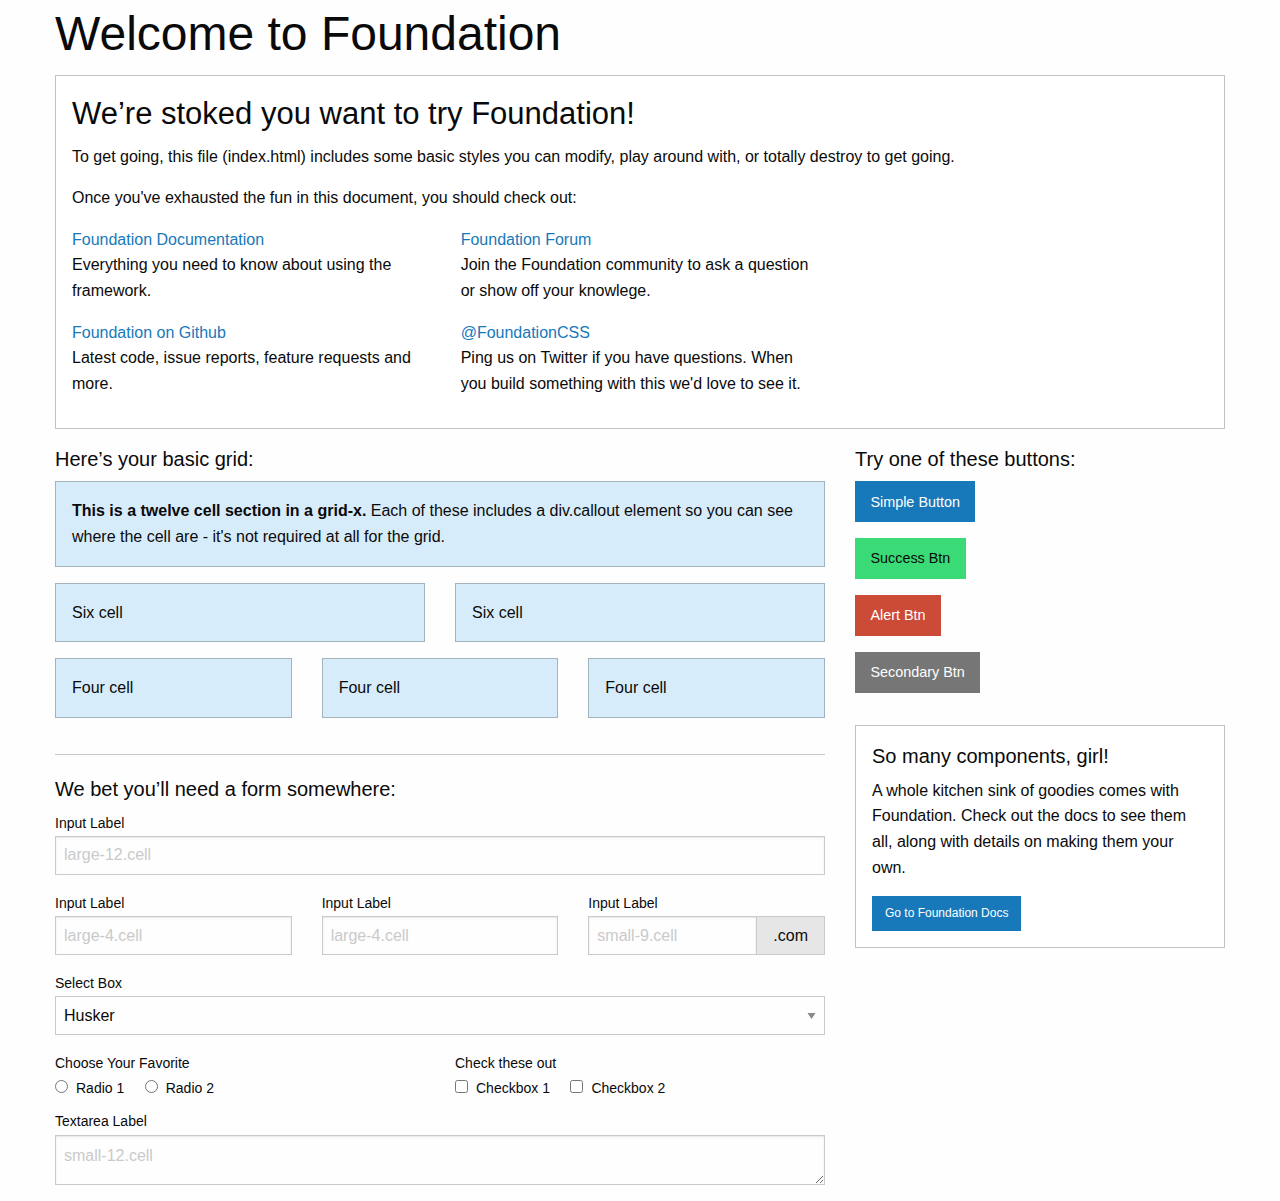
<file: FoundationStarter/index_use-for-reference-only.html>
<!doctype html>
<html class="no-js" lang="en" dir="ltr">
  <head>
    <meta charset="utf-8">
    <meta http-equiv="x-ua-compatible" content="ie=edge">
    <meta name="viewport" content="width=device-width, initial-scale=1.0">
    <title>Foundation for Sites</title>
    <link rel="stylesheet" href="css/foundation.css">
    <link rel="stylesheet" href="css/app.css">
  </head>
<body>

    <div class="grid-container">
      <div class="grid-x grid-padding-x">
        <div class="large-12 cell">
          <h1>Welcome to Foundation</h1>
        </div>
      </div>

      <div class="grid-x grid-padding-x">
        <div class="large-12 cell">
          <div class="callout">
            <h3>We&rsquo;re stoked you want to try Foundation! </h3>
            <p>To get going, this file (index.html) includes some basic styles you can modify, play around with, or totally destroy to get going.</p>
            <p>Once you've exhausted the fun in this document, you should check out:</p>
            <div class="grid-x grid-padding-x">
              <div class="large-4 medium-4 cell">
                <p><a href="https://get.foundation/sites/docs/">Foundation Documentation</a><br />Everything you need to know about using the framework.</p>
              </div>
              <div class="large-4 medium-4 cell">
                <p><a href="https://github.com/foundation/foundation-sites/discussions">Foundation Forum</a><br />Join the Foundation community to ask a question or show off your knowlege.</p>
              </div>
            </div>
            <div class="grid-x grid-padding-x">
              <div class="large-4 medium-4 medium-push-2 cell">
                <p><a href="https://github.com/foundation/foundation-sites">Foundation on Github</a><br />Latest code, issue reports, feature requests and more.</p>
              </div>
              <div class="large-4 medium-4 medium-pull-2 cell">
                <p><a href="https://twitter.com/FoundationCSS">@FoundationCSS</a><br />Ping us on Twitter if you have questions. When you build something with this we'd love to see it.</p>
              </div>
            </div>
          </div>
        </div>
      </div>

      <div class="grid-x grid-padding-x">
        <div class="large-8 medium-8 cell">
          <h5>Here&rsquo;s your basic grid:</h5>
          <!-- Grid Example -->

          <div class="grid-x grid-padding-x">
            <div class="large-12 cell">
              <div class="primary callout">
                <p><strong>This is a twelve cell section in a grid-x.</strong> Each of these includes a div.callout element so you can see where the cell are - it's not required at all for the grid.</p>
              </div>
            </div>
          </div>
          <div class="grid-x grid-padding-x">
            <div class="large-6 medium-6 cell">
              <div class="primary callout">
                <p>Six cell</p>
              </div>
            </div>
            <div class="large-6 medium-6 cell">
              <div class="primary callout">
                <p>Six cell</p>
              </div>
            </div>
          </div>
          <div class="grid-x grid-padding-x">
            <div class="large-4 medium-4 small-4 cell">
              <div class="primary callout">
                <p>Four cell</p>
              </div>
            </div>
            <div class="large-4 medium-4 small-4 cell">
              <div class="primary callout">
                <p>Four cell</p>
              </div>
            </div>
            <div class="large-4 medium-4 small-4 cell">
              <div class="primary callout">
                <p>Four cell</p>
              </div>
            </div>
          </div>

          <hr />

          <h5>We bet you&rsquo;ll need a form somewhere:</h5>
          <form>
            <div class="grid-x grid-padding-x">
              <div class="large-12 cell">
                <label>Input Label</label>
                <input type="text" placeholder="large-12.cell" />
              </div>
            </div>
            <div class="grid-x grid-padding-x">
              <div class="large-4 medium-4 cell">
                <label>Input Label</label>
                <input type="text" placeholder="large-4.cell" />
              </div>
              <div class="large-4 medium-4 cell">
                <label>Input Label</label>
                <input type="text" placeholder="large-4.cell" />
              </div>
              <div class="large-4 medium-4 cell">
                <div class="grid-x">
                  <label>Input Label</label>
                  <div class="input-group">
                    <input type="text" placeholder="small-9.cell" class="input-group-field" />
                    <span class="input-group-label">.com</span>
                  </div>
                </div>
              </div>
            </div>
            <div class="grid-x grid-padding-x">
              <div class="large-12 cell">
                <label>Select Box</label>
                <select>
                  <option value="husker">Husker</option>
                  <option value="starbuck">Starbuck</option>
                  <option value="hotdog">Hot Dog</option>
                  <option value="apollo">Apollo</option>
                </select>
              </div>
            </div>
            <div class="grid-x grid-padding-x">
              <div class="large-6 medium-6 cell">
                <label>Choose Your Favorite</label>
                <input type="radio" name="pokemon" value="Red" id="pokemonRed"><label for="pokemonRed">Radio 1</label>
                <input type="radio" name="pokemon" value="Blue" id="pokemonBlue"><label for="pokemonBlue">Radio 2</label>
              </div>
              <div class="large-6 medium-6 cell">
                <label>Check these out</label>
                <input id="checkbox1" type="checkbox"><label for="checkbox1">Checkbox 1</label>
                <input id="checkbox2" type="checkbox"><label for="checkbox2">Checkbox 2</label>
              </div>
            </div>
            <div class="grid-x grid-padding-x">
              <div class="large-12 cell">
                <label>Textarea Label</label>
                <textarea placeholder="small-12.cell"></textarea>
              </div>
            </div>
          </form>
        </div>

        <div class="large-4 medium-4 cell">
          <h5>Try one of these buttons:</h5>
          <p><a href="#" class="button">Simple Button</a><br/>
            <a href="#" class="success button">Success Btn</a><br/>
            <a href="#" class="alert button">Alert Btn</a><br/>
            <a href="#" class="secondary button">Secondary Btn</a></p>
          <div class="callout">
            <h5>So many components, girl!</h5>
            <p>A whole kitchen sink of goodies comes with Foundation. Check out the docs to see them all, along with details on making them your own.</p>
            <a href="https://get.foundation/sites/docs/" class="small button">Go to Foundation Docs</a>
          </div>
        </div>
      </div>
    </div>


    <script src="js/vendor/jquery.js"></script>
    <script src="js/vendor/what-input.js"></script>
    <script src="js/vendor/foundation.js"></script>
    <script src="js/app.js"></script>
  </body>
</html>
</file>
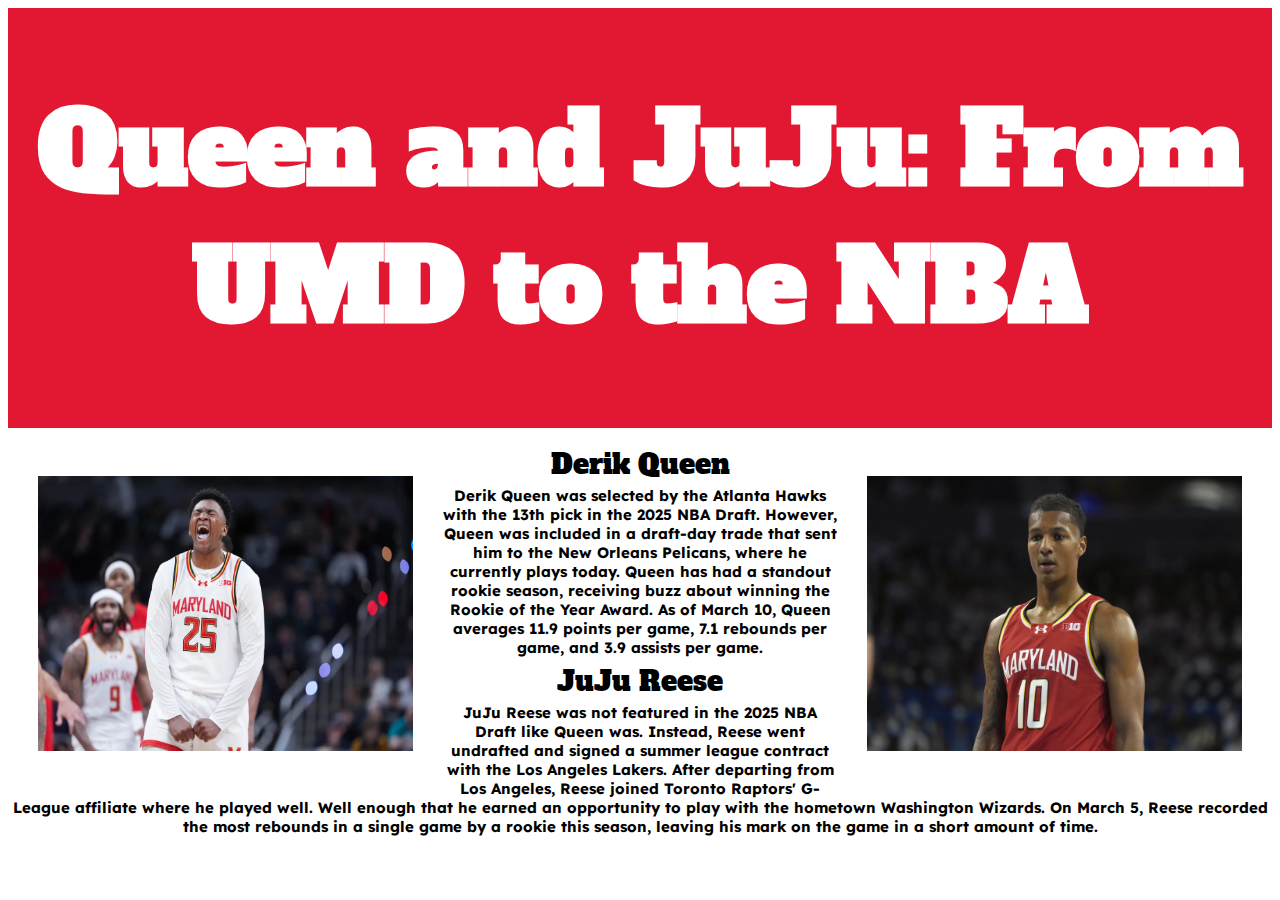
<file: Starter/FromUMDtotheNBA.html>
<!doctype html>

<html lang="en">

<head>
  <meta charset="utf-8">
  <title>DQ and JuJu: From UMD to the NBA</title>
  <meta name="description" content="This is the description that search engines will display. Aim for 145-155 characters.">
  <meta name="author" content="Insert the content author or owner name here">

  <!-- Link to your JS file -->
  <script src="scripts/script.js"></script>

  <!-- Link to your CSS file -->
  <link rel="stylesheet" href="css/style.css">

<link rel="preconnect" href="https://fonts.googleapis.com">
<link rel="preconnect" href="https://fonts.gstatic.com" crossorigin>
<link href="https://fonts.googleapis.com/css2?family=Alfa+Slab+One&family=Anton&family=Bungee&family=Lexend:wght@100..900&family=Montserrat:ital,wght@0,100..900;1,100..900&display=swap" rel="stylesheet">


</head>


<body>

<div class="headerBox">
  <h1 class="SecondPageTitle">Queen and JuJu: From UMD to the NBA
  </h1></div>

<div class="QueenJuJuNBA">
  <img src="images/derikqueenscreams.jpg" width="375" height="275" align="left" class="QueenScreams">
<img src="images/julianreeseimage.jpg" width="375" height="275" align="right" class="ReeseImage">

<h1 class="QueenNBATitle">Derik Queen</h1>
<h2 class="QueenNBA">Derik Queen was selected by the Atlanta Hawks with the 13th pick in the 2025 NBA Draft. However, Queen was included in a draft-day trade that sent him to the New Orleans Pelicans, where he currently plays today. Queen has had a standout rookie season, receiving buzz about winning the Rookie of the Year Award. As of March 10, Queen averages 11.9 points per game, 7.1 rebounds per game, and 3.9 assists per game.</h2>

<h1 class="QueenNBATitle">JuJu Reese</h1>
<h2 class="QueenNBA">JuJu Reese was not featured in the 2025 NBA Draft like Queen was. Instead, Reese went undrafted and signed a summer league contract with the Los Angeles Lakers. After departing from Los Angeles, Reese joined Toronto Raptors' G-League affiliate where he played well. Well enough that he earned an opportunity to play with the hometown Washington Wizards. On March 5, Reese recorded the most rebounds in a single game by a rookie this season, leaving his mark on the game in a short amount of time.</h2>
</div>
</file>
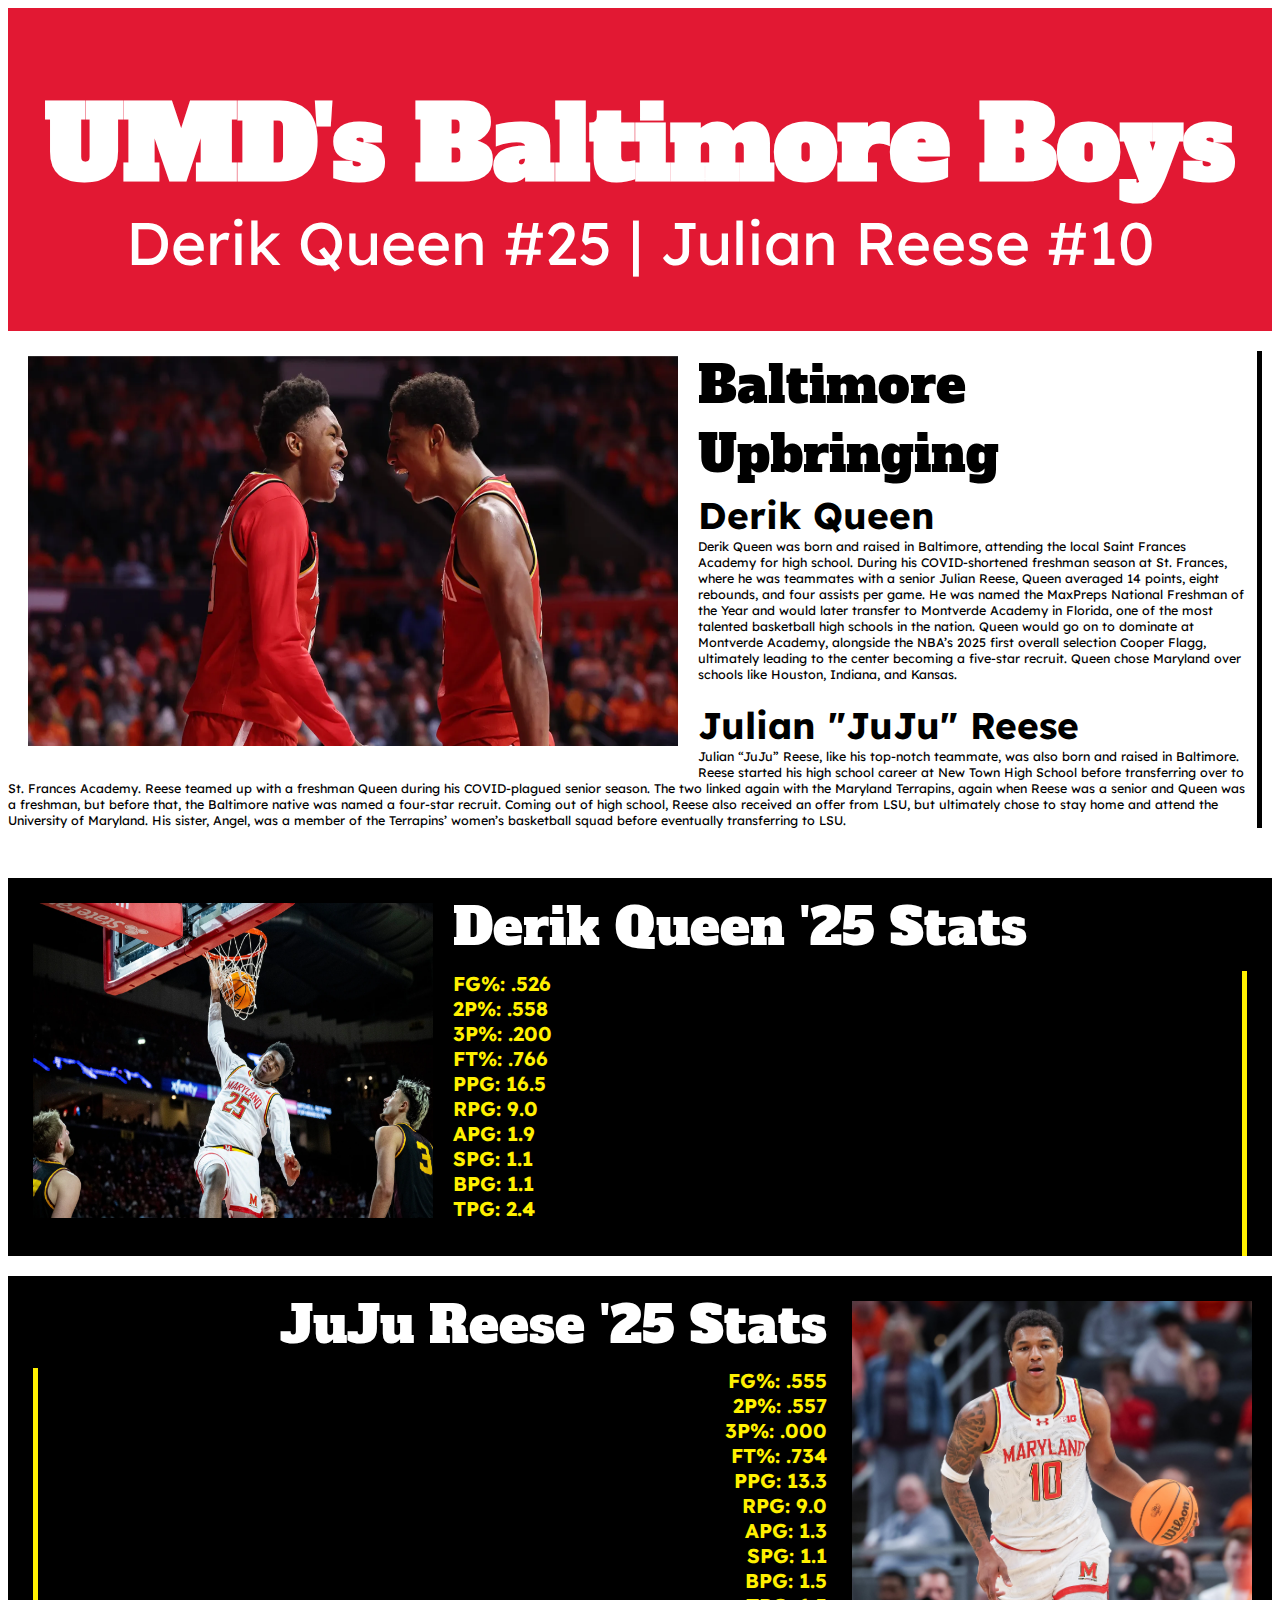
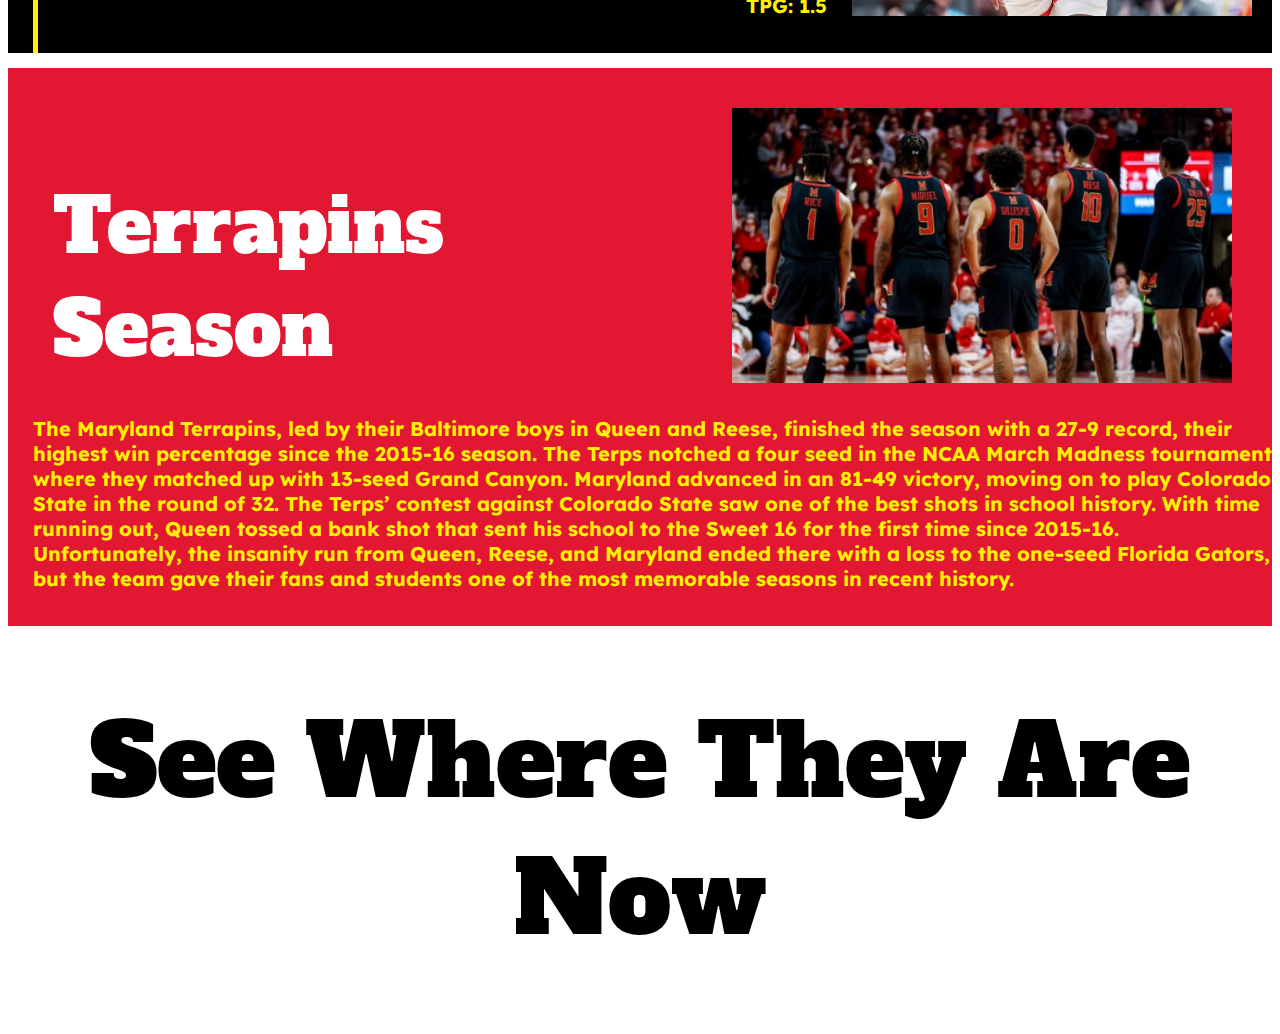
<file: Starter/UMD'sBaltimoreBoys.html>
<!doctype html>

<html lang="en">

<head>
  <meta charset="utf-8">
  <title>UMD's Baltimore Boys</title>
  <meta name="description" content="This is the description that search engines will display. Aim for 145-155 characters.">
  <meta name="author" content="Insert the content author or owner name here">

  <!-- Link to your JS file -->
  <script src="scripts/script.js"></script>

  <!-- Link to your CSS file -->
  <link rel="stylesheet" href="css/style.css">

<link rel="preconnect" href="https://fonts.googleapis.com">
<link rel="preconnect" href="https://fonts.gstatic.com" crossorigin>
<link href="https://fonts.googleapis.com/css2?family=Alfa+Slab+One&family=Anton&family=Bungee&family=Lexend:wght@100..900&family=Montserrat:ital,wght@0,100..900;1,100..900&display=swap" rel="stylesheet">


</head>


<body>

<!--HEADING-->
<div class="headerBox">
  <h1>UMD's Baltimore Boys</h1>
  <h2>Derik Queen #25 | Julian Reese #10</h2>

</div>

<!--FIRST DQ + JUJU IMAGE-->
<div class="leadImage">

<img src="images/derikqueen_jujureese_image1.jpg" width="650" height="390" align="left" class="FirstImage">

</div>

<!--FIRST PARAGRAPH SECTION-->
<div class="openingPgph">

<h1 class="openingPgphTitle">Baltimore Upbringing</h1>
  <h2 class="QueenJujuOpening">Derik Queen</h2>
    <h3 class="QueenJujuUpbringing">
<p>Derik Queen was born and raised in Baltimore, attending the local Saint Frances Academy for high school. During his COVID-shortened freshman season at St. Frances, where he was teammates with a senior Julian Reese, Queen averaged 14 points, eight rebounds, and four assists per game. He was named the MaxPreps National Freshman of the Year and would later transfer to Montverde Academy in Florida, one of the most talented basketball high schools in the nation. Queen would go on to dominate at Montverde Academy, alongside the NBA’s 2025 first overall selection Cooper Flagg, ultimately leading to the center becoming a five-star recruit. Queen chose Maryland over schools like Houston, Indiana, and Kansas.</p></h3>
<h2 class="QueenJujuOpening">Julian "JuJu" Reese</h2>
  <h3 class="QueenJujuUpbringing">
<p>Julian “JuJu” Reese, like his top-notch teammate, was also born and raised in Baltimore. Reese started his high school career at New Town High School before transferring over to St. Frances Academy. Reese teamed up with a freshman Queen during his COVID-plagued senior season. The two linked again with the Maryland Terrapins, again when Reese was a senior and Queen was a freshman, but before that, the Baltimore native was named a four-star recruit. Coming out of high school, Reese also received an offer from LSU, but ultimately chose to stay home and attend the University of Maryland. His sister, Angel, was a member of the Terrapins’ women’s basketball squad before eventually transferring to LSU.</p></h3>


</div>

<div class="DQSeason">

<img src="images/derikqueendunk.jpg" width="400" height="315" align="left" class="QueenDunk">

<h1 class="DQStatTitle">Derik Queen '25 Stats</h1>


<h3 class="DQStats">
  <p>
    FG%: .526 <br>
    2P%: .558 <br>
    3P%: .200 <br>
    FT%: .766 <br>
    PPG: 16.5 <br>
    RPG: 9.0 <br>
    APG: 1.9 <br>
    SPG: 1.1 <br>
    BPG: 1.1 <br>
    TPG: 2.4 <br>
  </p>
</h3>

</div>

<div class="JuJuSeason">

<img src="images/jujudribbles.jpg" width="400" height="315" align="right" class="JujuDribbles">

<h1 class="JuJuStatTitle">JuJu Reese '25 Stats</h1>

<h3 class="JuJuStats">
  <p>
    FG%: .555 <br>
    2P%: .557 <br>
    3P%: .000 <br>
    FT%: .734 <br>
    PPG: 13.3 <br>
    RPG: 9.0 <br>
    APG: 1.3 <br>
    SPG: 1.1 <br>
    BPG: 1.5 <br>
    TPG: 1.5 <br>
  </p>
</h3>


</div>

<div class="TerpsSeason">

  <div class="bottomImage">
    <img src="images/terrapinscrabfive.jpg" width="500" height="275" align="right">

  </div>

<h1 class="TerpsSeasonTitle">
  <p>Terrapins<br>
  Season</p></h1>

  <h2 class="TerpsSeasonDescription">
    <p>
The Maryland Terrapins, led by their Baltimore boys in Queen and Reese, finished the season with a 27-9 record, their highest win percentage since the 2015-16 season. The Terps notched a four seed in the NCAA March Madness tournament where they matched up with 13-seed Grand Canyon. Maryland advanced in an 81-49 victory, moving on to play Colorado State in the round of 32. The Terps’ contest against Colorado State saw one of the best shots in school history. With time running out, Queen tossed a bank shot that sent his school to the Sweet 16 for the first time since 2015-16. Unfortunately, the insanity run from Queen, Reese, and Maryland ended there with a loss to the one-seed Florida Gators, but the team gave their fans and students one of the most memorable seasons in recent history.</p></h2>


</div>

<div class="finalSection">
  <h1 class="finalSectionTitle"><a href="DQJJ_secondpage.html" target="_blank">See Where They Are Now</h1>
</div>


</body>

</html>
</file>
<file: Broken/css/style.css>
.contentContainer {
	width:1200px;
	padding:0;
	margin-top:20px;
}

p {
font-family: serif;
font-size:1.1rem;
line-height:1.5rem;
}
a:link {color:#ff0000;
	text-decoration:none;
}

h1 {
font-family: 'Anton', sans-serif;
font-size:2.1rem;
}

h2 {
font-family: 'Anton', sans-serif;
font-size:1.5rem;
}


.subhead {
background-color:#f4f4f4;
}

.photoRight {
float:right;
border:solid 1px #999;
padding:3px;
margin:20px 0 20px 20px;
font-size:.75rem;
}

.footerStyle {
text-align:center;
background-color:#000;
padding:20px;
color:#fff;
}

.citation {
	border:solid 1px #000;
	padding:10px;
	border-radius:10px;
}
</file>
<file: FoundationStarter/css/app.css>
.header {
	background-color: #f4f4f4;
}

.firstleft {
	background-color: #ff0000;
	color: #ffffff;
}

.firstright {
	background-color: #999999;
	color: #ffffff
}

.secondleft {
	background-color: #666666;
	color: #ffffff
}

.secondright {
	background-color: #333333;
	color: #ffffff
}

.thirdleft {
	background-color: #cfa339;
	color: #ffffff
}

.thirdmiddle {
	background-color: #55148c;
	color: #ffffff
}

.thirdright {
	background-color: #376d6a;
	color: #ffffff
}

.fourthleft {
	background-color: #000000;
	color: #ffffff
}

.fourthmiddle1 {
	background-color: #008000;
	color: #ffffff
}

.fourthmiddle2 {
	background-color: #ff66cc;
	color: #ffffff
}

.fourthright {
	background-color: #7b3f00;
	color: #ffffff
}

.fifthleft {
	background-color: #ff5733;
	color: #ffffff;
}

.fifthmiddle1 {
	background-color: #33a2ff;
	color: #ffffff;
}

.fifthmiddle2 {
	background-color: #5e1769;
	color: #ffffff;
}

.fifthmiddle3 {
	background-color: #775f66;
	color: #ffffff;
}

.fifthright {
	background-color: #93a496;
	color: #ffffff;
}
</file>
<file: Broken (1)/Broken/css/app.css>
body {
	font-family: 'Nunito', sans-serif;
}

/* BRANDING BAR STYLES */
.brandingBar {
background-color:#f4f4f4;
}
.brandingBarLeft {
text-align:left;
}
.brandingBarRight {
text-align:right;
margin-top: -130px;
}


/* FOOTER BAR STYLES */
.footerBar {
background-color:#000;
color:#fff;
padding:20px;
text-align:center;
margin:30px 0 0 0;
}
a.footerBar {
  color:#00aca1;
}
a.footerBar:hover {
  color:#666;
}


/* INTRO CONTAINER */
.introBox {
background-color:#373737;
color:#fff;
text-align:center;
padding:15px 0 15px 0;
}

a.intronab {
color: #f89828;
}
a.intronab:hover {
color: #00aca1;
}
a.intronablf {
color: #1680c4;
}
a.intronablf:hover {
color: #00aca1;
}


/* TYPOGRAPHY */
h1 {

}
h2 {
	font-family: 'Roboto', sans-serif; font-size:1rem; font-weight:900;
}
h3 {
	font-family: 'Roboto', sans-serif;
}
h4 {
	font-family: 'Roboto', sans-serif; font-weight:900;
}


/* INDIVIDUAL CARDS */

.basic-card {
  display: -webkit-flex;
  display: -ms-flexbox;
  display: flex;
  -webkit-flex-direction: column;
      -ms-flex-direction: column;
          flex-direction: column;
  margin-bottom: 1rem;
  border: 1px solid #000;
  border-radius: 10px;
  box-shadow: none;
  overflow: hidden;
  color: #0a0a0a;
  display: -ms-grid;
  display: grid;
  -ms-grid-columns: 1fr;
      grid-template-columns: 1fr;
  -ms-grid-rows: 1fr 1fr 1fr;
      grid-template-rows: 1fr 1fr 1fr;
  margin: 0 auto;
  width: 100%;

}

.basic-card > :last-child {
  margin-bottom: 0;
}

.basic-card-image {
  grid-row-end: 4;
  -ms-grid-row: 1;
      grid-row-start: 1;
}

.basic-card-image img {
  width: 100%;
}

.basic-card-content {
  border: 0;
  grid-row-start: 3 / 4;
  margin: 0;
  overflow: scroll;
}
  .callout.secondary {
    background-color: #f4f4f4;
    color: #0a0a0a; }

.grow img{
transition: 1s ease;
}

.grow img:hover{
-webkit-transform: scale(1.2);
-ms-transform: scale(1.2);
transform: scale(1.2);
transition: 1s ease;
}

/* BUTTONS */

  .button.nab, .button.nab.disabled, .button.nab[disabled], .button.nab.disabled:hover, .button.nab[disabled]:hover, .button.nab.disabled:focus, .button.nab[disabled]:focus {
    background-color: #f89828;
    color: #fff; }
  .button.nab:hover, .button.nab:focus {
    background-color: #373737;
    color: #fff; }

  .button.nablf, .button.nablf.disabled, .button.nablf[disabled], .button.nablf.disabled:hover, .button.nablf[disabled]:hover, .button.nablf.disabled:focus, .button.nablf[disabled]:focus {
    background-color: #1680c4;
    color: #fff; }
  .button.nablf:hover, .button.nablf:focus {
    background-color: #373737;
    color: #fff; }

  .button.pilot, .button.pilot.disabled, .button.pilot[disabled], .button.pilot.disabled:hover, .button.pilot[disabled]:hover, .button.pilot.disabled:focus, .button.pilot[disabled]:focus {
    background-color: #752f8b;
    color: #fff; }
  .button.pilot:hover, .button.pilot:focus {
    background-color: #373737;
    color: #fff; }
</file>
<file: JuxtaPoseAssignment/FoundationStarter/css/app.css>
.header {
	font-size: 100px;
	font-family: "Boldonse", sans-serif;
	font-style: normal;
	color: #000000;
	padding-top: 25px;
	padding-bottom: 50px;
	border-bottom-color: #000000;
	border-bottom-style: solid;
	border-bottom-width: 2px;
}

.sidebysidehead {
	font-size: 50px;
	font-family: "Boldonse", sans-serif;
	font-style: normal;
	color: #000000;
	padding-top: 25px;
}

.sidebysidedescription {
	font-size: 25px;
	font-family: "Oswald", sans-serif;
	font-style: normal;
	color: #000000;
	padding-top: 5px;
}

.photocaption {
	font-size: 18px;
	font-family: "Oswald", sans-serif;
	font-style: normal;
	color: #000000;
	margin-top: -5px;
}
</file>
<file: Berlin/Berlin/HTMLTemplate/css/app.css>
/* GLOBAL ARTICLE STYLES */

body {

}

h1 {

}

p {

}


.navStyle {
	background-color: #000;
	color: #fff;
	height: 50px;
	padding: 12px;
	text-align: center;
}
.navStyle a {
	color: #f4f4f4;
	text-decoration: none;
}
.navStyle a:hover {
	color: #009cff;
}
.navItem {
	margin: 0 25px 0 25px;
}
.bodyCopy {
	padding: 50px 0 0 0;
}
.footerStyle {
	background-color: #009cff;
	color: #fff;
	padding: 12px;
	height: 50px;
	text-align: center;
	margin-top: 50px;
}
.rtt {
	text-align: center;
	margin-top: 50px;
}
.rtt a {
	color: #009cff;
	text-decoration: none;
	font-weight: bold;
}
.rtt a:hover {
	color: #09639c;
}

.bodycopy {
	background-color: #ffffff;
	color: #000000;
}

.sidebar {
	background-color: #f4f4f4;
	color: #000000;
	margin-top: 50px;
}

.Dateline {
	font-weight: bolder;
	font-display: italiczed;
}

.resourcelist {
	padding-bottom: 50px;
}
</file>
<file: Starter/css/style.css>
body {
  background-color:#ffffff;
}

.headerBox {
  background-color: #e21833;
  color: #ffffff;
  text-align: center;
  font-family: "Alfa Slab One", serif;
  font-weight: 250;
  font-style: normal;
  font-size: 50px;
  padding: 0.5px 0px 1px 0px;
}

h2 {
  color: #ffffff;
  text-align: center;
  font-family: "Lexend", sans-serif;
  font-optical-sizing: auto;
  font-weight: 400;
  font-style: normal;
  font-size: 60px;
  margin-top: -75px;
  margin-bottom: 50px;
}

.FirstImage {
  margin: 25px 20px 20px 20px;
}

.openingPgph {
  border-right-width: 5px;
  border-right-style: solid;
  border-right-color: #000000;
  margin-right: 10px;
}

.openingPgphTitle {
  color: #000000;
  text-align: left;
  font-family: "Alfa Slab One", sans-serif;
  font-weight: 200;
  font-style: normal;
  font-size: 50px;
  margin-top: 20px;
}

.QueenJujuOpening {
  color: #000000;
  text-align: left;
  font-family: "Lexend", sans-serif;
  font-optical-sizing: auto;
  font-weight: bold;
  font-style: normal;
  font-size: 37px;
  margin-top: -30px;
}

.QueenJujuUpbringing {
  color: #000000;
  text-align: left;
  font-family: "Lexend", sans-serif;
  font-optical-sizing: auto;
  font-weight: 400;
  font-style: normal;
  font-size: 12.5px;
  margin-top: -50px;
  margin-bottom: 50px;
  margin-right: 10px;
}

.DQSeason {
  background-color: #000000;
}

.JuJuSeason {
  background-color: #000000;
}

.QueenDunk {
  margin: 25px 20px 20px 25px;
}


.JujuDribbles {
  margin: 25px 20px 20px 25px;
}

.DQStatTitle {
   color: #ffffff;
  text-align: left;
  font-family: "Alfa Slab One", sans-serif;
  font-weight: 200;
  font-style: normal;
  font-size: 50px;
  margin-top: 20px;
  padding-top: 15px;
}

.JuJuStatTitle {
   color: #ffffff;
  text-align: right;
  font-family: "Alfa Slab One", sans-serif;
  font-weight: 200;
  font-style: normal;
  font-size: 50px;
  margin-top: 20px;
  padding-top: 15px;
}

.DQStats {
  color: #fff000;
  text-align: left;
  font-family: "Lexend", sans-serif;
  font-optical-sizing: auto;
  font-weight: bold;
  font-style: normal;
  font-size: 20px;
  margin-top: -25px;
  padding-bottom: 15px;
  border-right-width: 5px;
  border-right-style: solid;
  margin-right: 25px;
  margin-bottom: 15px;
}

.JuJuStats {
  color: #fff000;
  text-align: right;
  font-family: "Lexend", sans-serif;
  font-optical-sizing: auto;
  font-weight: bold;
  font-style: normal;
  font-size: 20px;
  margin-top: -25px;
  padding-bottom: 15px;
  border-left-width: 5px;
  border-left-style: solid;
  margin-left: 25px;
  margin-bottom: 15px;
}

.TerpsSeason {
  background-color: #e21833;
}

.TerpsSeasonTitle {
  color: #ffffff;
  text-align: left;
  font-family: "Alfa Slab One", sans-serif;
  font-weight: 200;
  font-style: normal;
  font-size: 75px;
  margin-top: -50px;
  margin-left: 25px;
  padding-left: 20px;
  padding-top: 2px;
}

.TerpsSeasonDescription {
  color: #fff000;
  text-align: left;
  font-family: "Lexend", sans-serif;
  font-optical-sizing: auto;
  font-weight: bold;
  font-style: normal;
  font-size: 20px;
  margin-top: -40px;
  padding-bottom: 15px;
  margin-left: 25px;
  margin-bottom: 15px;
}

.bottomImage {
  padding: 40px 40px 40px 5px;
  margin-bottom: -5px;
}

.finalSection {
  background-color: #ffffff;
}

.finalSectionTitle {
  color: #000000;
  text-align: center;
  font-family: "Alfa Slab One", sans-serif;
  font-weight: 200;
  font-style: normal;
  font-size: 100px;
}

a {color: #000000; text-decoration: none}
a:hover {color: #fff000; text-decoration: none}

.SecondPageTitle {
  padding: 5px 5px 5px 5px;
}

.QueenScreams {
  padding: 30px 30px 30px 30px;
}

.ReeseImage {
  padding: 30px 30px 30px 30px;
}

.QueenNBATitle {
   color: #000000;
  text-align: center;
  font-family: "Alfa Slab One", sans-serif;
  font-weight: 200;
  font-style: normal;
  font-size: 27px; 
}

.QueenNBA {
  color: #000000;
  text-align: center;
  font-family: "Lexend", sans-serif;
  font-optical-sizing: auto;
  font-weight: bold;
  font-style: normal;
  font-size: 15px;
  margin-top: -15px;
  margin-bottom: -12px;
}
</file>
